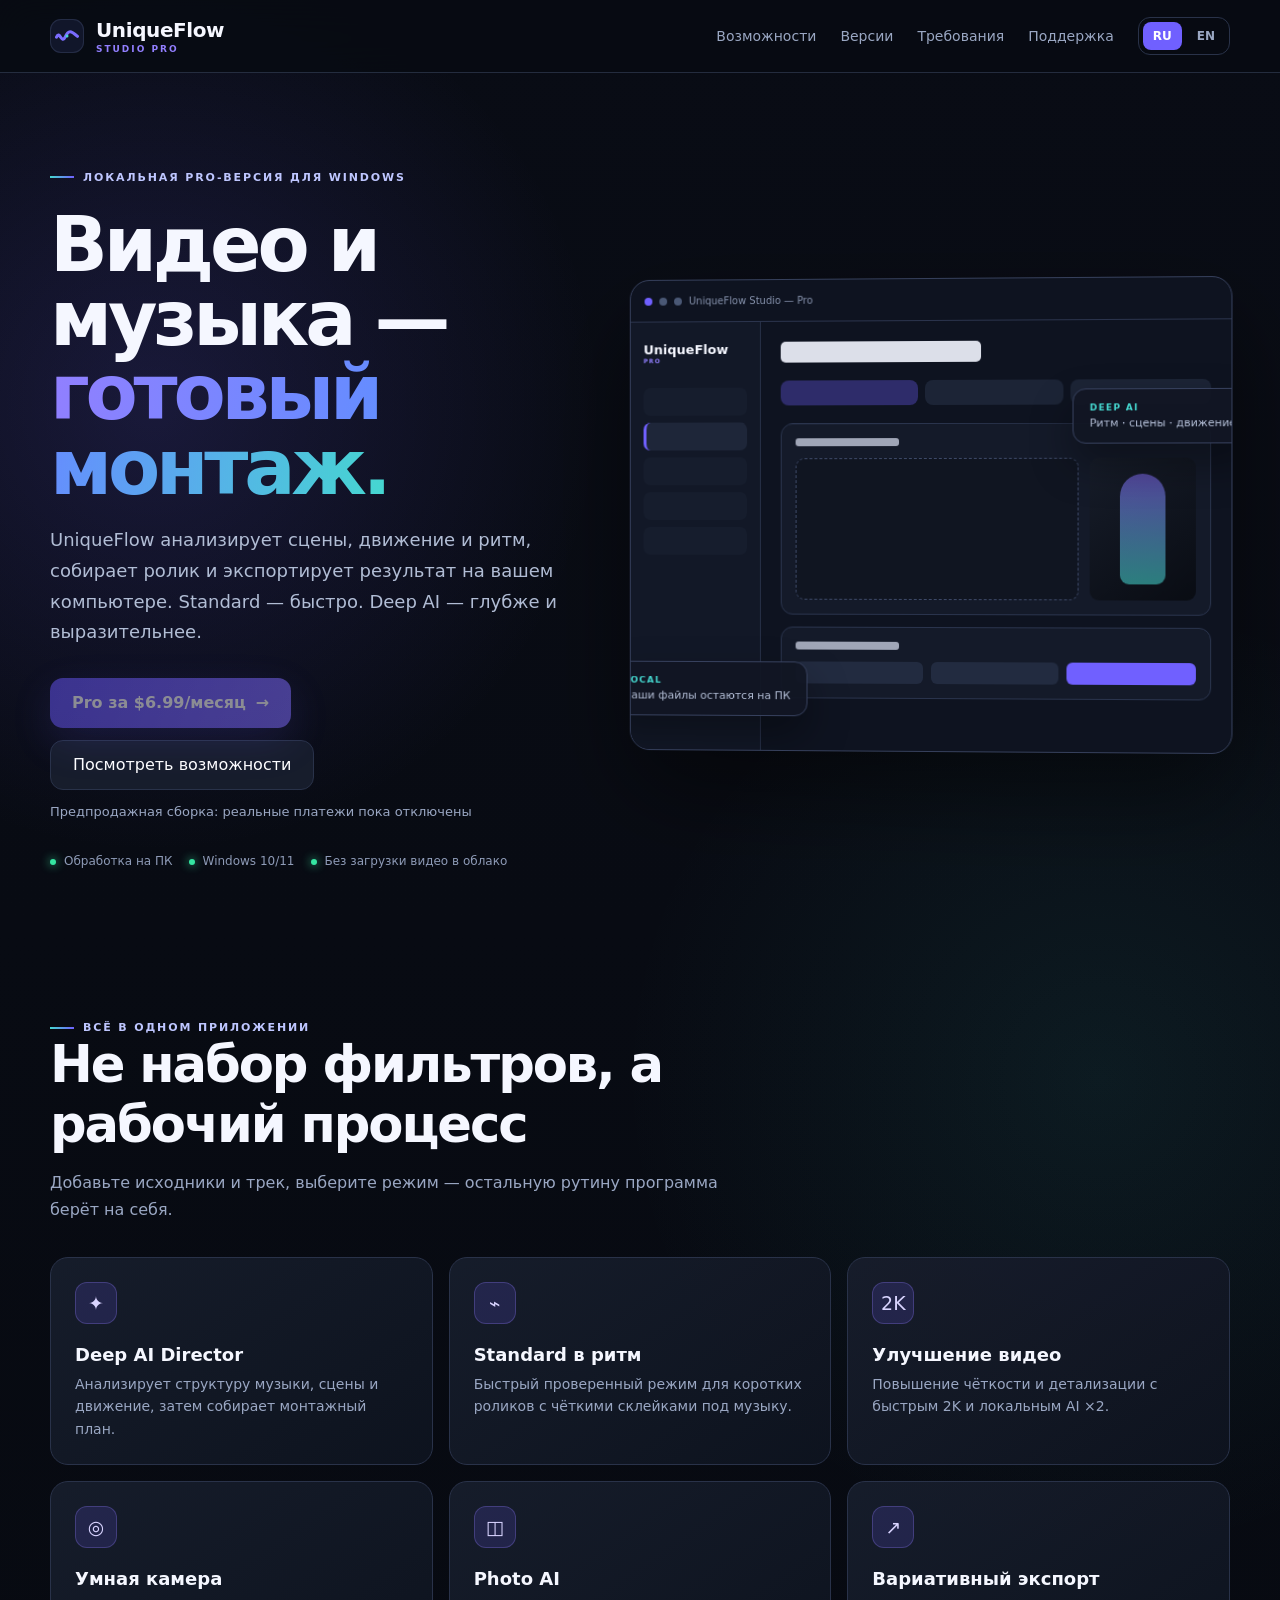
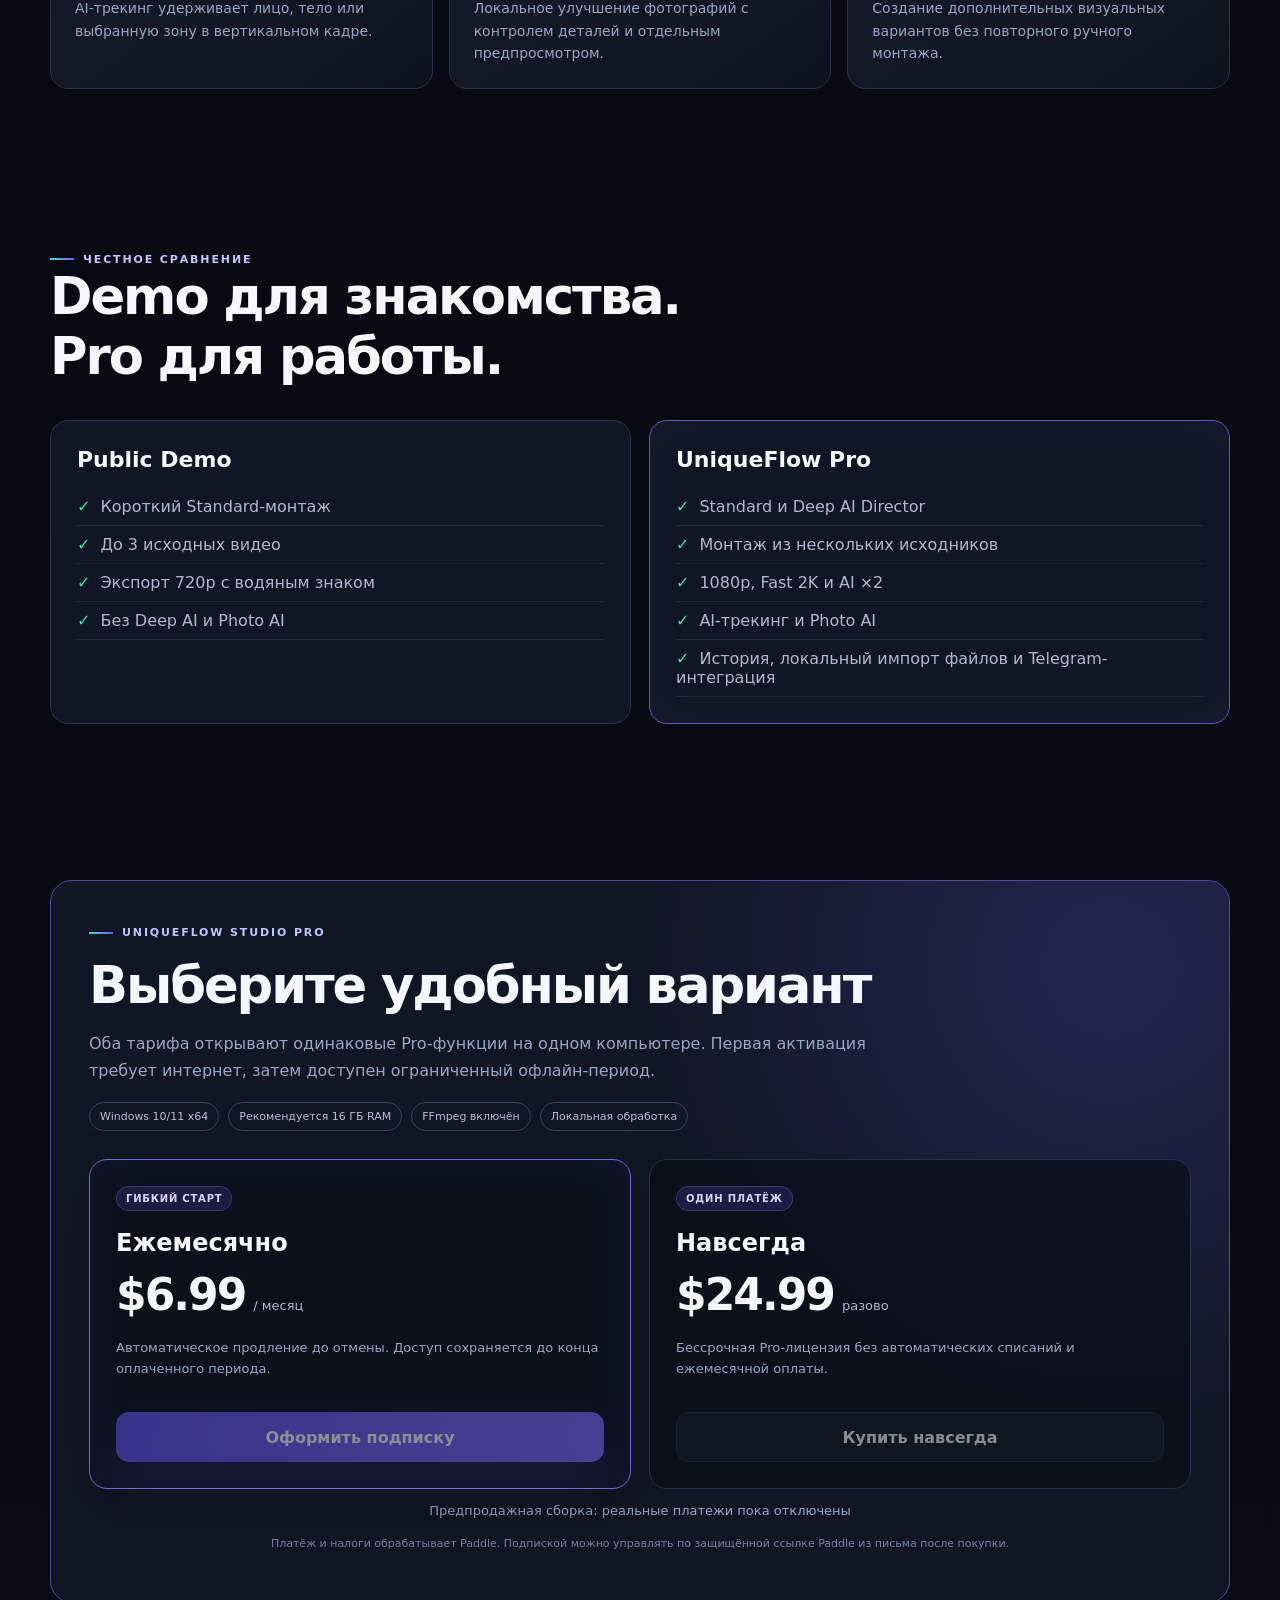
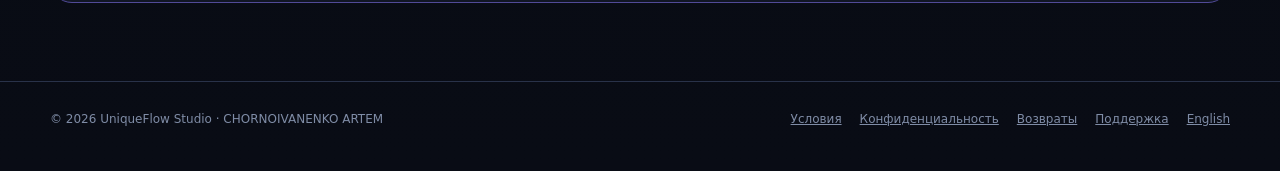
<file: index.html>
<!doctype html>
<html lang="ru">
<head>
  <meta charset="utf-8">
  <meta name="viewport" content="width=device-width, initial-scale=1">
  <meta name="description" content="UniqueFlow Studio — локальный AI-видеоредактор для Windows: автомонтаж, синхронизация с музыкой и улучшение качества.">
  <title>UniqueFlow Studio — профессиональный AI-монтаж на вашем ПК</title>
  <link rel="icon" href="assets/favicon.svg" type="image/svg+xml">
  <link rel="stylesheet" href="assets/site.css">
  <script defer src="assets/sales-config.js"></script>
  <script defer src="https://cdn.paddle.com/paddle/v2/paddle.js"></script>
  <script defer src="assets/checkout.js?v=20260815-1"></script>
</head>
<body>
  <header class="topbar">
    <div class="shell topbar-inner">
      <a class="brand" href="#top" aria-label="UniqueFlow Studio">
        <span class="brand-mark" aria-hidden="true"><svg viewBox="0 0 64 32"><path d="M4 19c8-20 14 20 23 0S42 1 60 17" fill="none" stroke="#7b6cff" stroke-width="8" stroke-linecap="round"/><circle cx="32" cy="16" r="4" fill="#45d8d0"/></svg></span>
        <span>UniqueFlow<small>STUDIO PRO</small></span>
      </a>
      <nav class="nav" aria-label="Основная навигация">
        <a href="#features">Возможности</a>
        <a href="#editions">Версии</a>
        <a href="#requirements">Требования</a>
        <a href="https://t.me/zloy_tomych" rel="noopener">Поддержка</a>
      </nav>
      <div class="language"><a class="active" href="./">RU</a><a href="en/">EN</a></div>
    </div>
  </header>

  <main id="top">
    <section class="hero">
      <div class="shell hero-grid">
        <div>
          <span class="eyebrow">Локальная Pro-версия для Windows</span>
          <h1>Видео и музыка — <span class="gradient">готовый монтаж.</span></h1>
          <p class="lead">UniqueFlow анализирует сцены, движение и ритм, собирает ролик и экспортирует результат на вашем компьютере. Standard — быстро. Deep AI — глубже и выразительнее.</p>
          <div class="hero-actions">
            <button class="button primary" type="button" data-buy-button data-plan="monthly">Pro за $6.99/месяц <span aria-hidden="true">→</span></button>
            <a class="button" href="#features">Посмотреть возможности</a>
          </div>
          <p class="checkout-state" data-checkout-state aria-live="polite">Проверяем доступность оплаты…</p>
          <div class="trust"><span>Обработка на ПК</span><span>Windows 10/11</span><span>Без загрузки видео в облако</span></div>
        </div>

        <div class="app-window" aria-label="Интерфейс UniqueFlow Studio">
          <div class="window-bar"><i class="dot"></i><i class="dot"></i><i class="dot"></i><span>UniqueFlow Studio — Pro</span></div>
          <div class="window-body">
            <aside class="mock-side"><div class="mock-logo">UniqueFlow<small>PRO</small></div><div class="mock-nav"></div><div class="mock-nav active"></div><div class="mock-nav"></div><div class="mock-nav"></div><div class="mock-nav"></div></aside>
            <div class="mock-main"><div class="mock-title"></div><div class="steps"><span class="step"></span><span class="step"></span><span class="step"></span></div><div class="mock-card"><div class="mock-card-label"></div><div class="mock-media"><div class="mock-drop"></div><div class="mock-preview"></div></div></div><div class="mock-card"><div class="mock-card-label"></div><div class="mock-controls"><span></span><span></span><span></span></div></div></div>
          </div>
          <div class="floating-note note-one"><strong>DEEP AI</strong>Ритм · сцены · движение</div>
          <div class="floating-note note-two"><strong>LOCAL</strong>Ваши файлы остаются на ПК</div>
        </div>
      </div>
    </section>

    <section class="section" id="features">
      <div class="shell">
        <div class="section-head"><span class="eyebrow">Всё в одном приложении</span><h2>Не набор фильтров, а рабочий процесс</h2><p>Добавьте исходники и трек, выберите режим — остальную рутину программа берёт на себя.</p></div>
        <div class="feature-grid">
          <article class="feature"><div class="icon">✦</div><h3>Deep AI Director</h3><p>Анализирует структуру музыки, сцены и движение, затем собирает монтажный план.</p></article>
          <article class="feature"><div class="icon">⌁</div><h3>Standard в ритм</h3><p>Быстрый проверенный режим для коротких роликов с чёткими склейками под музыку.</p></article>
          <article class="feature"><div class="icon">2K</div><h3>Улучшение видео</h3><p>Повышение чёткости и детализации с быстрым 2K и локальным AI ×2.</p></article>
          <article class="feature"><div class="icon">◎</div><h3>Умная камера</h3><p>AI-трекинг удерживает лицо, тело или выбранную зону в вертикальном кадре.</p></article>
          <article class="feature"><div class="icon">◫</div><h3>Photo AI</h3><p>Локальное улучшение фотографий с контролем деталей и отдельным предпросмотром.</p></article>
          <article class="feature"><div class="icon">↗</div><h3>Вариативный экспорт</h3><p>Создание дополнительных визуальных вариантов без повторного ручного монтажа.</p></article>
        </div>
      </div>
    </section>

    <section class="section" id="editions">
      <div class="shell">
        <div class="section-head"><span class="eyebrow">Честное сравнение</span><h2>Demo для знакомства. Pro для работы.</h2></div>
        <div class="comparison">
          <article class="compare-card"><h3>Public Demo</h3><ul><li>Короткий Standard-монтаж</li><li>До 3 исходных видео</li><li>Экспорт 720p с водяным знаком</li><li>Без Deep AI и Photo AI</li></ul></article>
          <article class="compare-card pro"><h3>UniqueFlow Pro</h3><ul><li>Standard и Deep AI Director</li><li>Монтаж из нескольких исходников</li><li>1080p, Fast 2K и AI ×2</li><li>AI-трекинг и Photo AI</li><li>История, локальный импорт файлов и Telegram-интеграция</li></ul></article>
        </div>
      </div>
    </section>

    <section class="section" id="requirements">
      <div class="shell pricing-card">
        <div class="pricing-intro"><span class="eyebrow">UniqueFlow Studio Pro</span><h2>Выберите удобный вариант</h2><p class="muted">Оба тарифа открывают одинаковые Pro-функции на одном компьютере. Первая активация требует интернет, затем доступен ограниченный офлайн-период.</p><div class="buy-meta"><span class="pill">Windows 10/11 x64</span><span class="pill">Рекомендуется 16 ГБ RAM</span><span class="pill">FFmpeg включён</span><span class="pill">Локальная обработка</span></div></div>
        <div class="plan-grid">
          <article class="plan-card featured"><span class="plan-label">Гибкий старт</span><h3>Ежемесячно</h3><p class="plan-price"><strong>$6.99</strong><span>/ месяц</span></p><p>Автоматическое продление до отмены. Доступ сохраняется до конца оплаченного периода.</p><button class="button primary" type="button" data-buy-button data-plan="monthly">Оформить подписку</button></article>
          <article class="plan-card"><span class="plan-label">Один платёж</span><h3>Навсегда</h3><p class="plan-price"><strong>$24.99</strong><span>разово</span></p><p>Бессрочная Pro-лицензия без автоматических списаний и ежемесячной оплаты.</p><button class="button" type="button" data-buy-button data-plan="lifetime">Купить навсегда</button></article>
        </div>
        <div class="pricing-footer"><p class="checkout-state" data-checkout-state aria-live="polite"></p><p class="fine">Платёж и налоги обрабатывает Paddle. Подпиской можно управлять по защищённой ссылке Paddle из письма после покупки.</p></div>
      </div>
    </section>
  </main>

  <footer><div class="shell footer-inner"><span>© 2026 UniqueFlow Studio · CHORNOIVANENKO ARTEM</span><div class="footer-links"><a href="terms/">Условия</a><a href="privacy/">Конфиденциальность</a><a href="refunds/">Возвраты</a><a href="https://t.me/zloy_tomych" rel="noopener">Поддержка</a><a href="en/">English</a></div></div></footer>
</body>
</html>
</file>
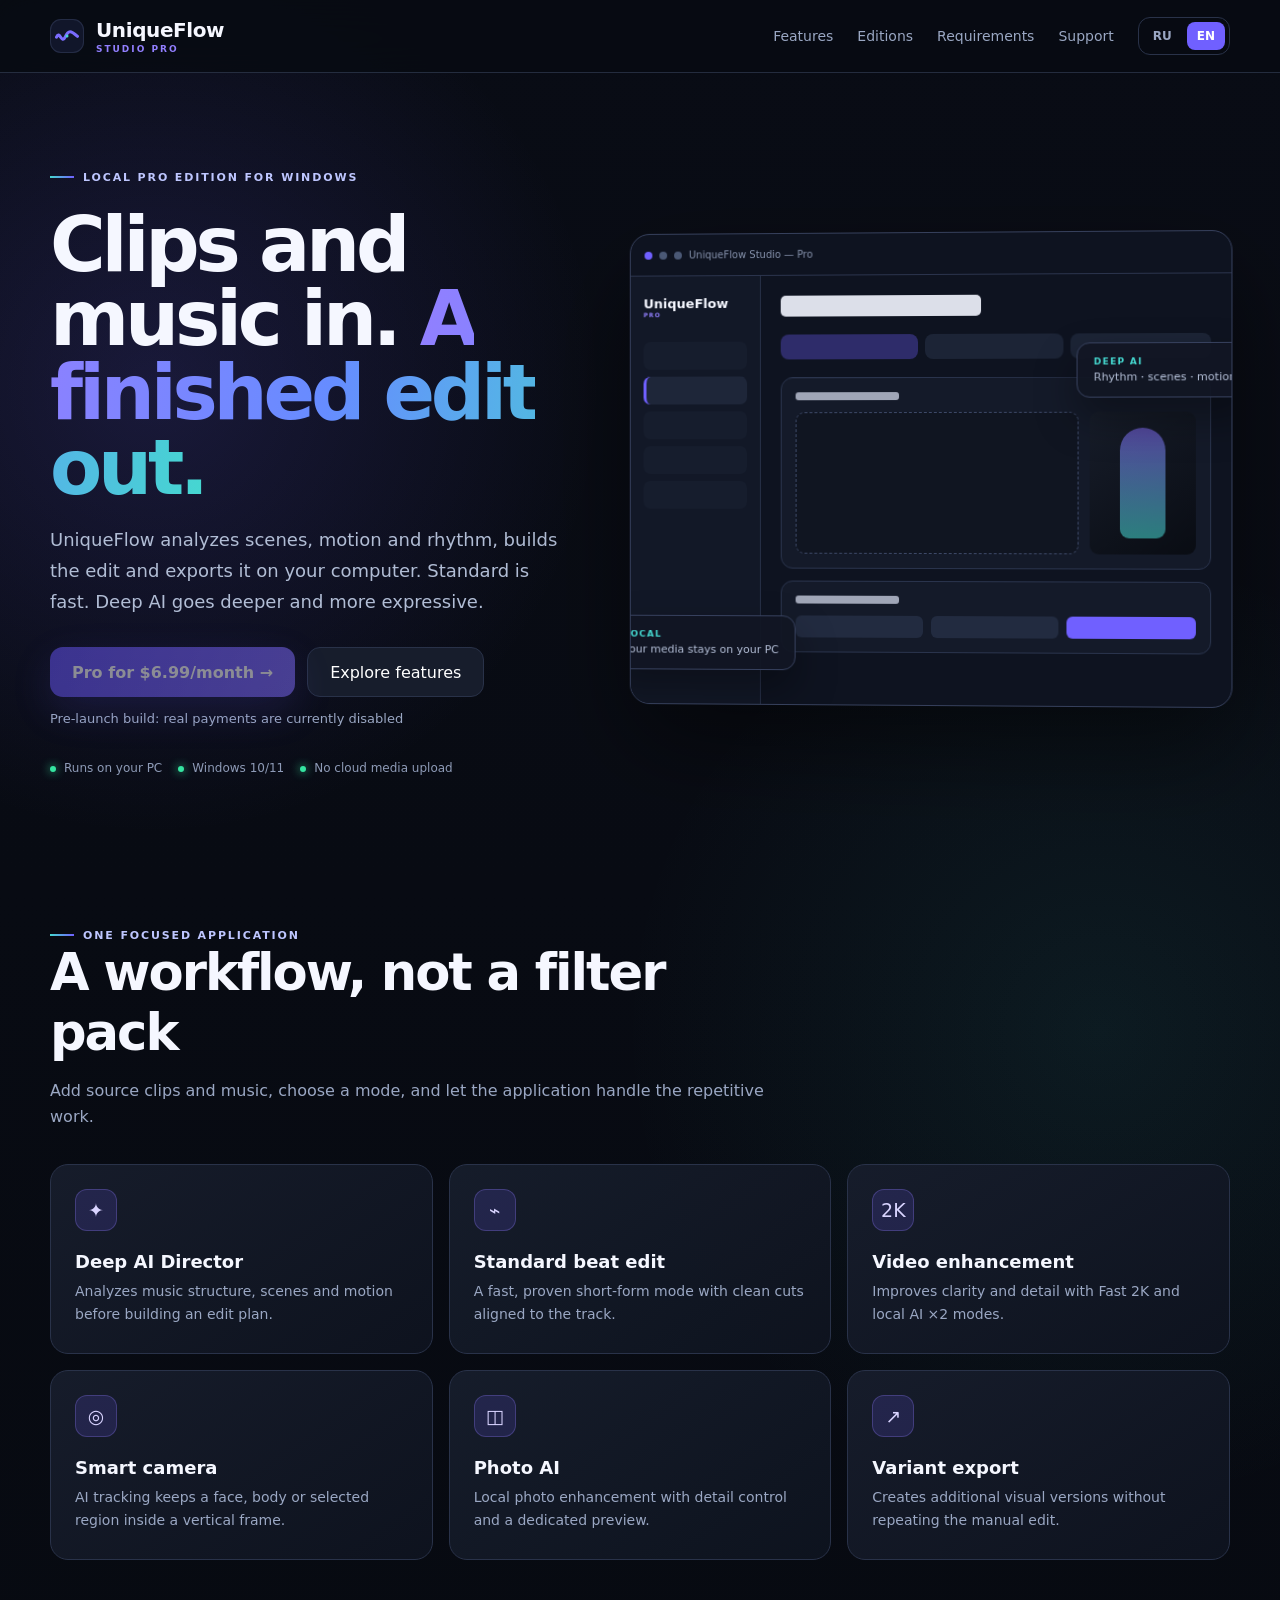
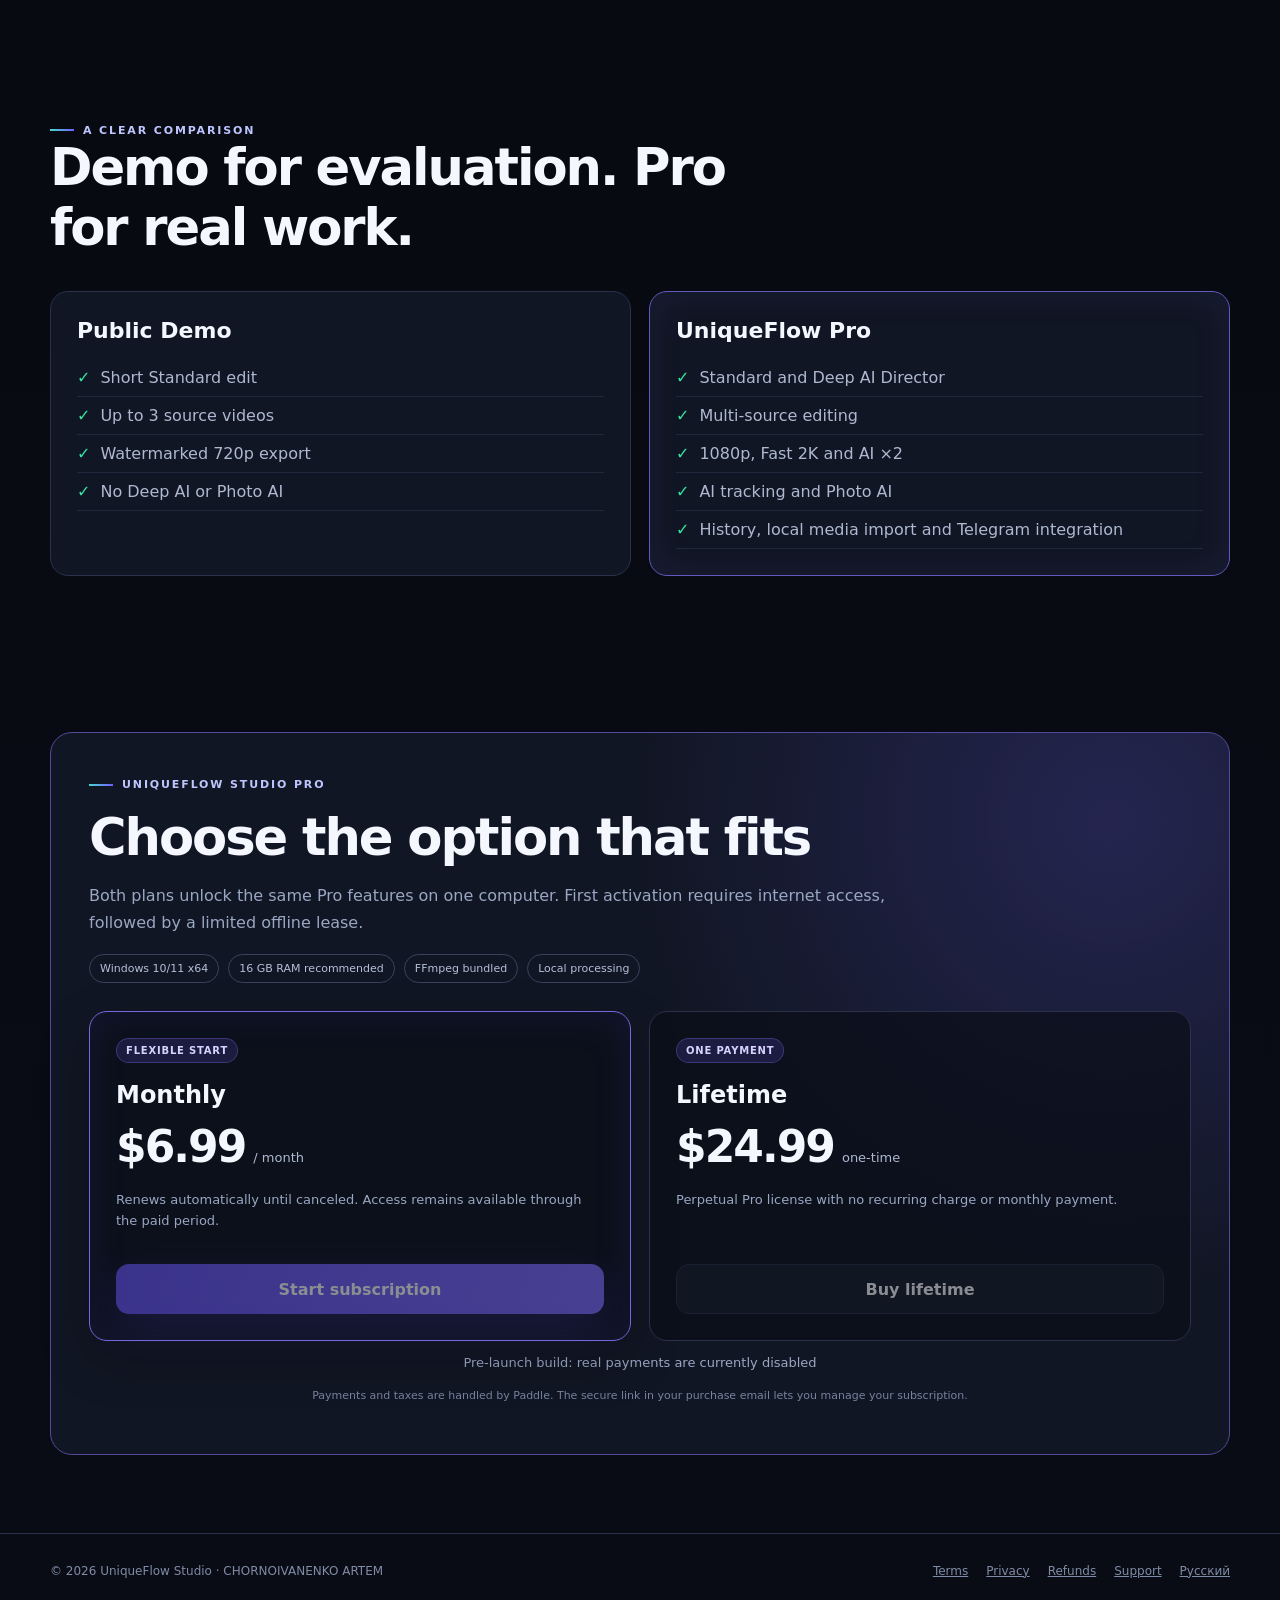
<file: en/index.html>
<!doctype html>
<html lang="en">
<head>
  <meta charset="utf-8">
  <meta name="viewport" content="width=device-width, initial-scale=1">
  <meta name="description" content="UniqueFlow Studio is a local AI video editor for Windows with automated editing, beat sync and quality enhancement.">
  <title>UniqueFlow Studio — professional AI editing on your PC</title>
  <link rel="icon" href="../assets/favicon.svg" type="image/svg+xml">
  <link rel="stylesheet" href="../assets/site.css">
  <script defer src="../assets/sales-config.js"></script>
  <script defer src="https://cdn.paddle.com/paddle/v2/paddle.js"></script>
  <script defer src="../assets/checkout.js?v=20260815-1"></script>
</head>
<body>
  <header class="topbar"><div class="shell topbar-inner"><a class="brand" href="#top"><span class="brand-mark"><svg viewBox="0 0 64 32"><path d="M4 19c8-20 14 20 23 0S42 1 60 17" fill="none" stroke="#7b6cff" stroke-width="8" stroke-linecap="round"/><circle cx="32" cy="16" r="4" fill="#45d8d0"/></svg></span><span>UniqueFlow<small>STUDIO PRO</small></span></a><nav class="nav"><a href="#features">Features</a><a href="#editions">Editions</a><a href="#requirements">Requirements</a><a href="https://t.me/zloy_tomych" rel="noopener">Support</a></nav><div class="language"><a href="../">RU</a><a class="active" href="./">EN</a></div></div></header>
  <main id="top">
    <section class="hero"><div class="shell hero-grid"><div><span class="eyebrow">Local Pro edition for Windows</span><h1>Clips and music in. <span class="gradient">A finished edit out.</span></h1><p class="lead">UniqueFlow analyzes scenes, motion and rhythm, builds the edit and exports it on your computer. Standard is fast. Deep AI goes deeper and more expressive.</p><div class="hero-actions"><button class="button primary" type="button" data-buy-button data-plan="monthly">Pro for $6.99/month →</button><a class="button" href="#features">Explore features</a></div><p class="checkout-state" data-checkout-state aria-live="polite">Checking checkout availability…</p><div class="trust"><span>Runs on your PC</span><span>Windows 10/11</span><span>No cloud media upload</span></div></div>
      <div class="app-window"><div class="window-bar"><i class="dot"></i><i class="dot"></i><i class="dot"></i><span>UniqueFlow Studio — Pro</span></div><div class="window-body"><aside class="mock-side"><div class="mock-logo">UniqueFlow<small>PRO</small></div><div class="mock-nav"></div><div class="mock-nav active"></div><div class="mock-nav"></div><div class="mock-nav"></div><div class="mock-nav"></div></aside><div class="mock-main"><div class="mock-title"></div><div class="steps"><span class="step"></span><span class="step"></span><span class="step"></span></div><div class="mock-card"><div class="mock-card-label"></div><div class="mock-media"><div class="mock-drop"></div><div class="mock-preview"></div></div></div><div class="mock-card"><div class="mock-card-label"></div><div class="mock-controls"><span></span><span></span><span></span></div></div></div></div><div class="floating-note note-one"><strong>DEEP AI</strong>Rhythm · scenes · motion</div><div class="floating-note note-two"><strong>LOCAL</strong>Your media stays on your PC</div></div>
    </div></section>
    <section class="section" id="features"><div class="shell"><div class="section-head"><span class="eyebrow">One focused application</span><h2>A workflow, not a filter pack</h2><p>Add source clips and music, choose a mode, and let the application handle the repetitive work.</p></div><div class="feature-grid"><article class="feature"><div class="icon">✦</div><h3>Deep AI Director</h3><p>Analyzes music structure, scenes and motion before building an edit plan.</p></article><article class="feature"><div class="icon">⌁</div><h3>Standard beat edit</h3><p>A fast, proven short-form mode with clean cuts aligned to the track.</p></article><article class="feature"><div class="icon">2K</div><h3>Video enhancement</h3><p>Improves clarity and detail with Fast 2K and local AI ×2 modes.</p></article><article class="feature"><div class="icon">◎</div><h3>Smart camera</h3><p>AI tracking keeps a face, body or selected region inside a vertical frame.</p></article><article class="feature"><div class="icon">◫</div><h3>Photo AI</h3><p>Local photo enhancement with detail control and a dedicated preview.</p></article><article class="feature"><div class="icon">↗</div><h3>Variant export</h3><p>Creates additional visual versions without repeating the manual edit.</p></article></div></div></section>
    <section class="section" id="editions"><div class="shell"><div class="section-head"><span class="eyebrow">A clear comparison</span><h2>Demo for evaluation. Pro for real work.</h2></div><div class="comparison"><article class="compare-card"><h3>Public Demo</h3><ul><li>Short Standard edit</li><li>Up to 3 source videos</li><li>Watermarked 720p export</li><li>No Deep AI or Photo AI</li></ul></article><article class="compare-card pro"><h3>UniqueFlow Pro</h3><ul><li>Standard and Deep AI Director</li><li>Multi-source editing</li><li>1080p, Fast 2K and AI ×2</li><li>AI tracking and Photo AI</li><li>History, local media import and Telegram integration</li></ul></article></div></div></section>
    <section class="section" id="requirements"><div class="shell pricing-card"><div class="pricing-intro"><span class="eyebrow">UniqueFlow Studio Pro</span><h2>Choose the option that fits</h2><p class="muted">Both plans unlock the same Pro features on one computer. First activation requires internet access, followed by a limited offline lease.</p><div class="buy-meta"><span class="pill">Windows 10/11 x64</span><span class="pill">16 GB RAM recommended</span><span class="pill">FFmpeg bundled</span><span class="pill">Local processing</span></div></div><div class="plan-grid"><article class="plan-card featured"><span class="plan-label">Flexible start</span><h3>Monthly</h3><p class="plan-price"><strong>$6.99</strong><span>/ month</span></p><p>Renews automatically until canceled. Access remains available through the paid period.</p><button class="button primary" type="button" data-buy-button data-plan="monthly">Start subscription</button></article><article class="plan-card"><span class="plan-label">One payment</span><h3>Lifetime</h3><p class="plan-price"><strong>$24.99</strong><span>one-time</span></p><p>Perpetual Pro license with no recurring charge or monthly payment.</p><button class="button" type="button" data-buy-button data-plan="lifetime">Buy lifetime</button></article></div><div class="pricing-footer"><p class="checkout-state" data-checkout-state aria-live="polite"></p><p class="fine">Payments and taxes are handled by Paddle. The secure link in your purchase email lets you manage your subscription.</p></div></div></section>
  </main>
  <footer><div class="shell footer-inner"><span>© 2026 UniqueFlow Studio · CHORNOIVANENKO ARTEM</span><div class="footer-links"><a href="terms/">Terms</a><a href="privacy/">Privacy</a><a href="refunds/">Refunds</a><a href="https://t.me/zloy_tomych" rel="noopener">Support</a><a href="../">Русский</a></div></div></footer>
</body>
</html>
</file>
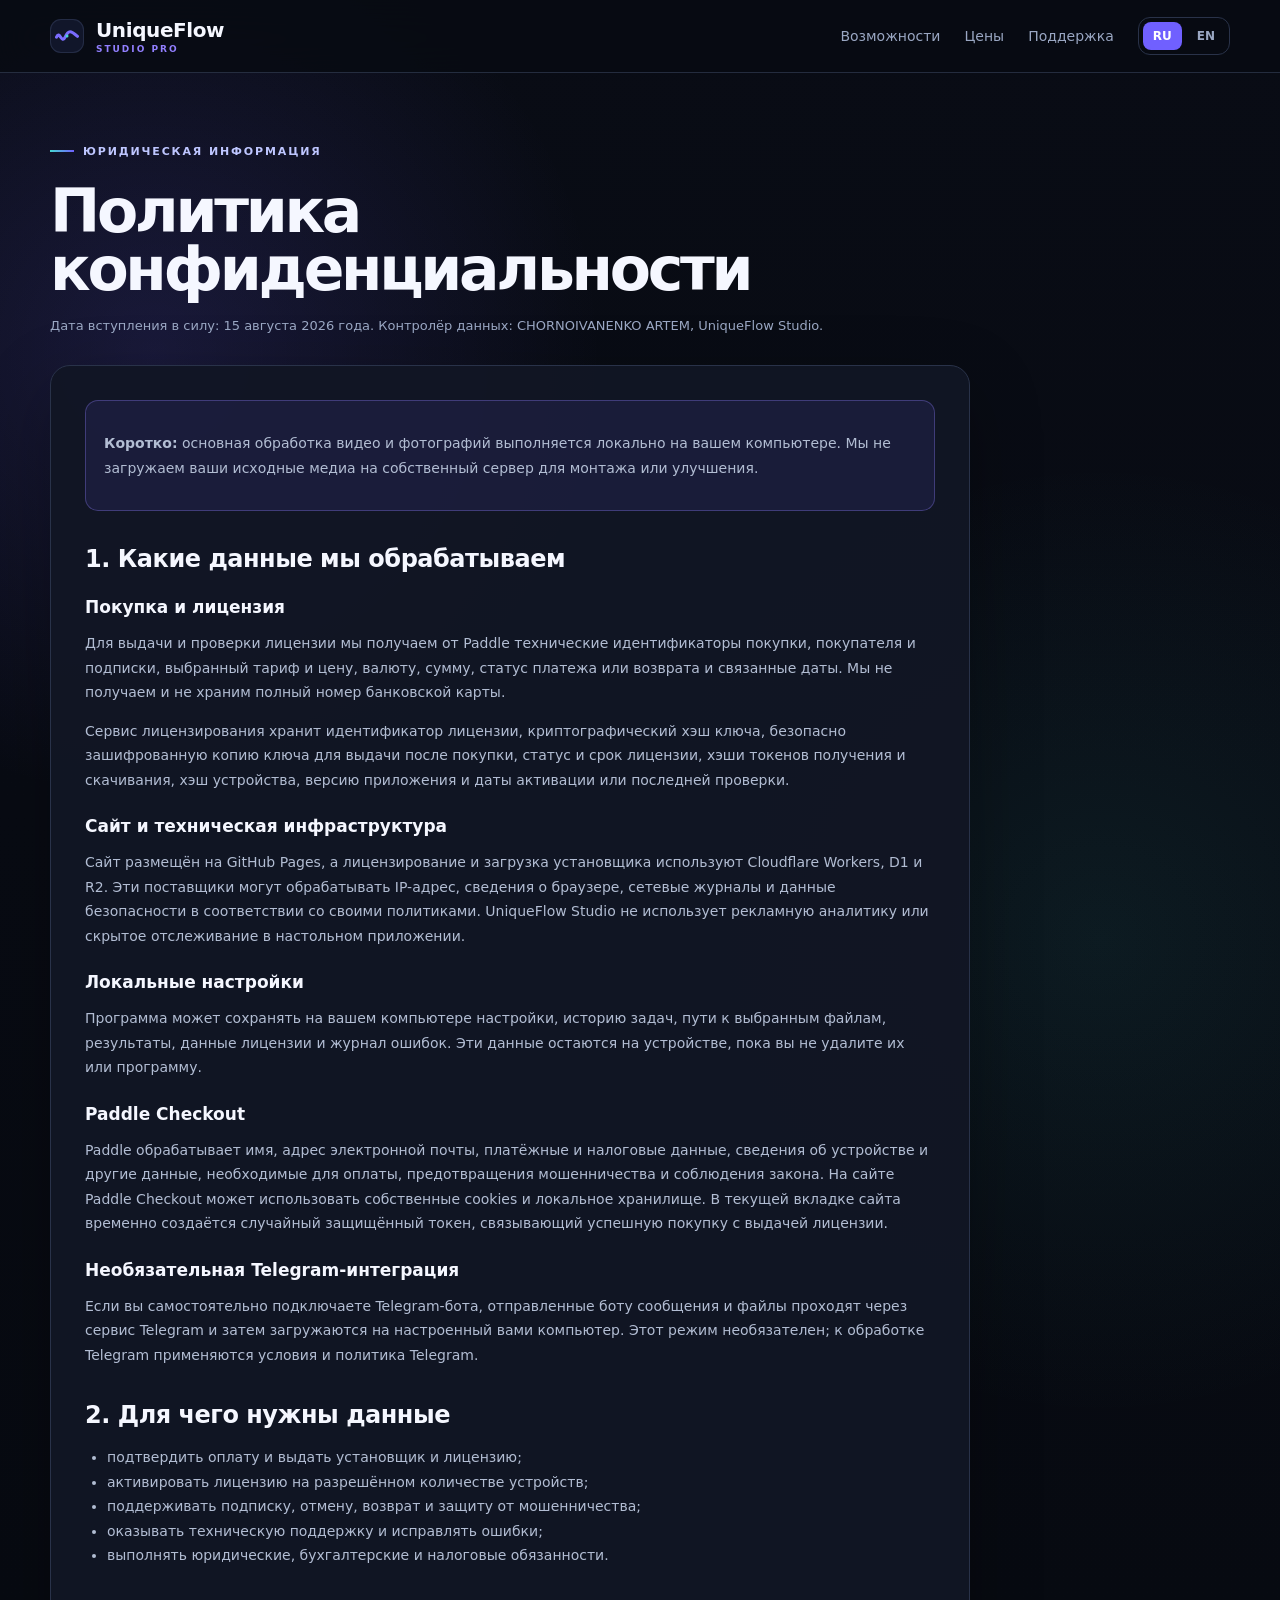
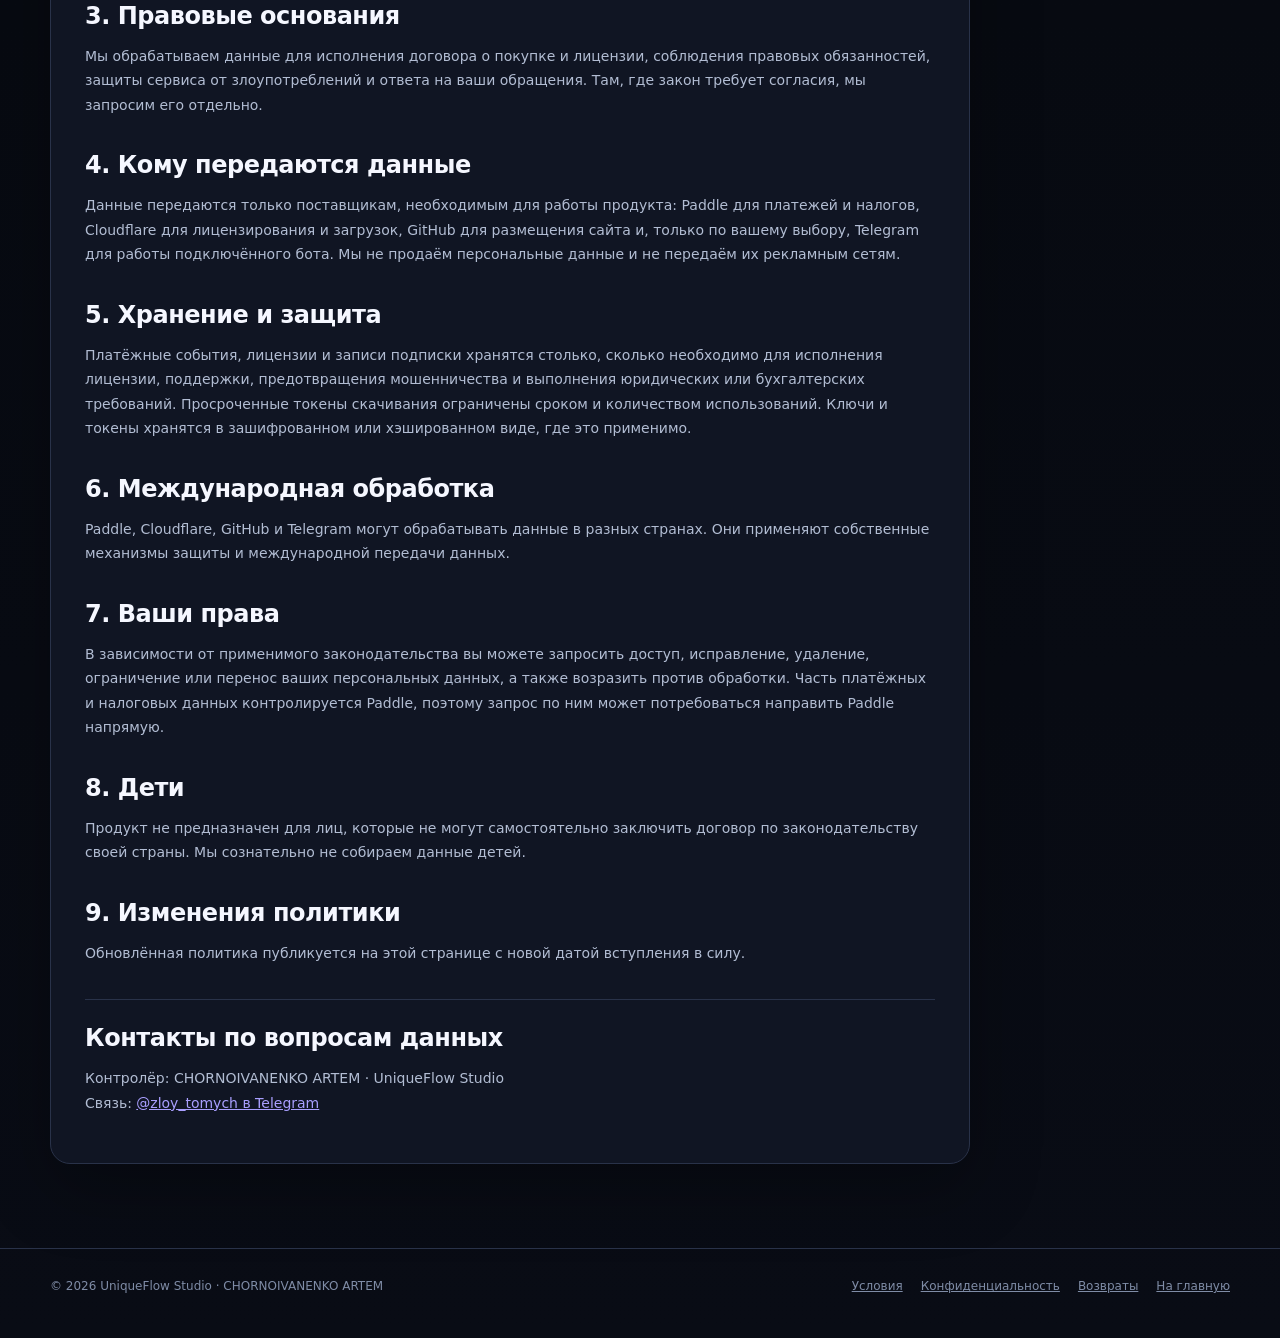
<file: privacy/index.html>
<!doctype html>
<html lang="ru">
<head>
  <meta charset="utf-8">
  <meta name="viewport" content="width=device-width, initial-scale=1">
  <meta name="description" content="Политика конфиденциальности UniqueFlow Studio.">
  <title>Политика конфиденциальности — UniqueFlow Studio</title>
  <link rel="icon" href="../assets/favicon.svg" type="image/svg+xml">
  <link rel="stylesheet" href="../assets/site.css">
</head>
<body>
  <header class="topbar"><div class="shell topbar-inner"><a class="brand" href="../"><span class="brand-mark" aria-hidden="true"><svg viewBox="0 0 64 32"><path d="M4 19c8-20 14 20 23 0S42 1 60 17" fill="none" stroke="#7b6cff" stroke-width="8" stroke-linecap="round"/><circle cx="32" cy="16" r="4" fill="#45d8d0"/></svg></span><span>UniqueFlow<small>STUDIO PRO</small></span></a><nav class="nav"><a href="../#features">Возможности</a><a href="../#requirements">Цены</a><a href="https://t.me/zloy_tomych" rel="noopener">Поддержка</a></nav><div class="language"><a class="active" href="./">RU</a><a href="../en/privacy/">EN</a></div></div></header>
  <main class="legal-main"><div class="shell">
    <div class="legal-hero"><span class="eyebrow">Юридическая информация</span><h1>Политика конфиденциальности</h1><p class="legal-meta">Дата вступления в силу: 15 августа 2026 года. Контролёр данных: CHORNOIVANENKO ARTEM, UniqueFlow Studio.</p></div>
    <article class="legal-card">
      <div class="legal-note"><p><strong>Коротко:</strong> основная обработка видео и фотографий выполняется локально на вашем компьютере. Мы не загружаем ваши исходные медиа на собственный сервер для монтажа или улучшения.</p></div>

      <h2>1. Какие данные мы обрабатываем</h2>
      <h3>Покупка и лицензия</h3>
      <p>Для выдачи и проверки лицензии мы получаем от Paddle технические идентификаторы покупки, покупателя и подписки, выбранный тариф и цену, валюту, сумму, статус платежа или возврата и связанные даты. Мы не получаем и не храним полный номер банковской карты.</p>
      <p>Сервис лицензирования хранит идентификатор лицензии, криптографический хэш ключа, безопасно зашифрованную копию ключа для выдачи после покупки, статус и срок лицензии, хэши токенов получения и скачивания, хэш устройства, версию приложения и даты активации или последней проверки.</p>

      <h3>Сайт и техническая инфраструктура</h3>
      <p>Сайт размещён на GitHub Pages, а лицензирование и загрузка установщика используют Cloudflare Workers, D1 и R2. Эти поставщики могут обрабатывать IP-адрес, сведения о браузере, сетевые журналы и данные безопасности в соответствии со своими политиками. UniqueFlow Studio не использует рекламную аналитику или скрытое отслеживание в настольном приложении.</p>

      <h3>Локальные настройки</h3>
      <p>Программа может сохранять на вашем компьютере настройки, историю задач, пути к выбранным файлам, результаты, данные лицензии и журнал ошибок. Эти данные остаются на устройстве, пока вы не удалите их или программу.</p>

      <h3>Paddle Checkout</h3>
      <p>Paddle обрабатывает имя, адрес электронной почты, платёжные и налоговые данные, сведения об устройстве и другие данные, необходимые для оплаты, предотвращения мошенничества и соблюдения закона. На сайте Paddle Checkout может использовать собственные cookies и локальное хранилище. В текущей вкладке сайта временно создаётся случайный защищённый токен, связывающий успешную покупку с выдачей лицензии.</p>

      <h3>Необязательная Telegram-интеграция</h3>
      <p>Если вы самостоятельно подключаете Telegram-бота, отправленные боту сообщения и файлы проходят через сервис Telegram и затем загружаются на настроенный вами компьютер. Этот режим необязателен; к обработке Telegram применяются условия и политика Telegram.</p>

      <h2>2. Для чего нужны данные</h2>
      <ul>
        <li>подтвердить оплату и выдать установщик и лицензию;</li>
        <li>активировать лицензию на разрешённом количестве устройств;</li>
        <li>поддерживать подписку, отмену, возврат и защиту от мошенничества;</li>
        <li>оказывать техническую поддержку и исправлять ошибки;</li>
        <li>выполнять юридические, бухгалтерские и налоговые обязанности.</li>
      </ul>

      <h2>3. Правовые основания</h2>
      <p>Мы обрабатываем данные для исполнения договора о покупке и лицензии, соблюдения правовых обязанностей, защиты сервиса от злоупотреблений и ответа на ваши обращения. Там, где закон требует согласия, мы запросим его отдельно.</p>

      <h2>4. Кому передаются данные</h2>
      <p>Данные передаются только поставщикам, необходимым для работы продукта: Paddle для платежей и налогов, Cloudflare для лицензирования и загрузок, GitHub для размещения сайта и, только по вашему выбору, Telegram для работы подключённого бота. Мы не продаём персональные данные и не передаём их рекламным сетям.</p>

      <h2>5. Хранение и защита</h2>
      <p>Платёжные события, лицензии и записи подписки хранятся столько, сколько необходимо для исполнения лицензии, поддержки, предотвращения мошенничества и выполнения юридических или бухгалтерских требований. Просроченные токены скачивания ограничены сроком и количеством использований. Ключи и токены хранятся в зашифрованном или хэшированном виде, где это применимо.</p>

      <h2>6. Международная обработка</h2>
      <p>Paddle, Cloudflare, GitHub и Telegram могут обрабатывать данные в разных странах. Они применяют собственные механизмы защиты и международной передачи данных.</p>

      <h2>7. Ваши права</h2>
      <p>В зависимости от применимого законодательства вы можете запросить доступ, исправление, удаление, ограничение или перенос ваших персональных данных, а также возразить против обработки. Часть платёжных и налоговых данных контролируется Paddle, поэтому запрос по ним может потребоваться направить Paddle напрямую.</p>

      <h2>8. Дети</h2>
      <p>Продукт не предназначен для лиц, которые не могут самостоятельно заключить договор по законодательству своей страны. Мы сознательно не собираем данные детей.</p>

      <h2>9. Изменения политики</h2>
      <p>Обновлённая политика публикуется на этой странице с новой датой вступления в силу.</p>

      <div class="legal-contact"><h2>Контакты по вопросам данных</h2><p>Контролёр: CHORNOIVANENKO ARTEM · UniqueFlow Studio<br>Связь: <a href="https://t.me/zloy_tomych" rel="noopener">@zloy_tomych в Telegram</a></p></div>
    </article>
  </div></main>
  <footer><div class="shell footer-inner"><span>© 2026 UniqueFlow Studio · CHORNOIVANENKO ARTEM</span><div class="footer-links"><a href="../terms/">Условия</a><a href="./">Конфиденциальность</a><a href="../refunds/">Возвраты</a><a href="../">На главную</a></div></div></footer>
</body>
</html>
</file>
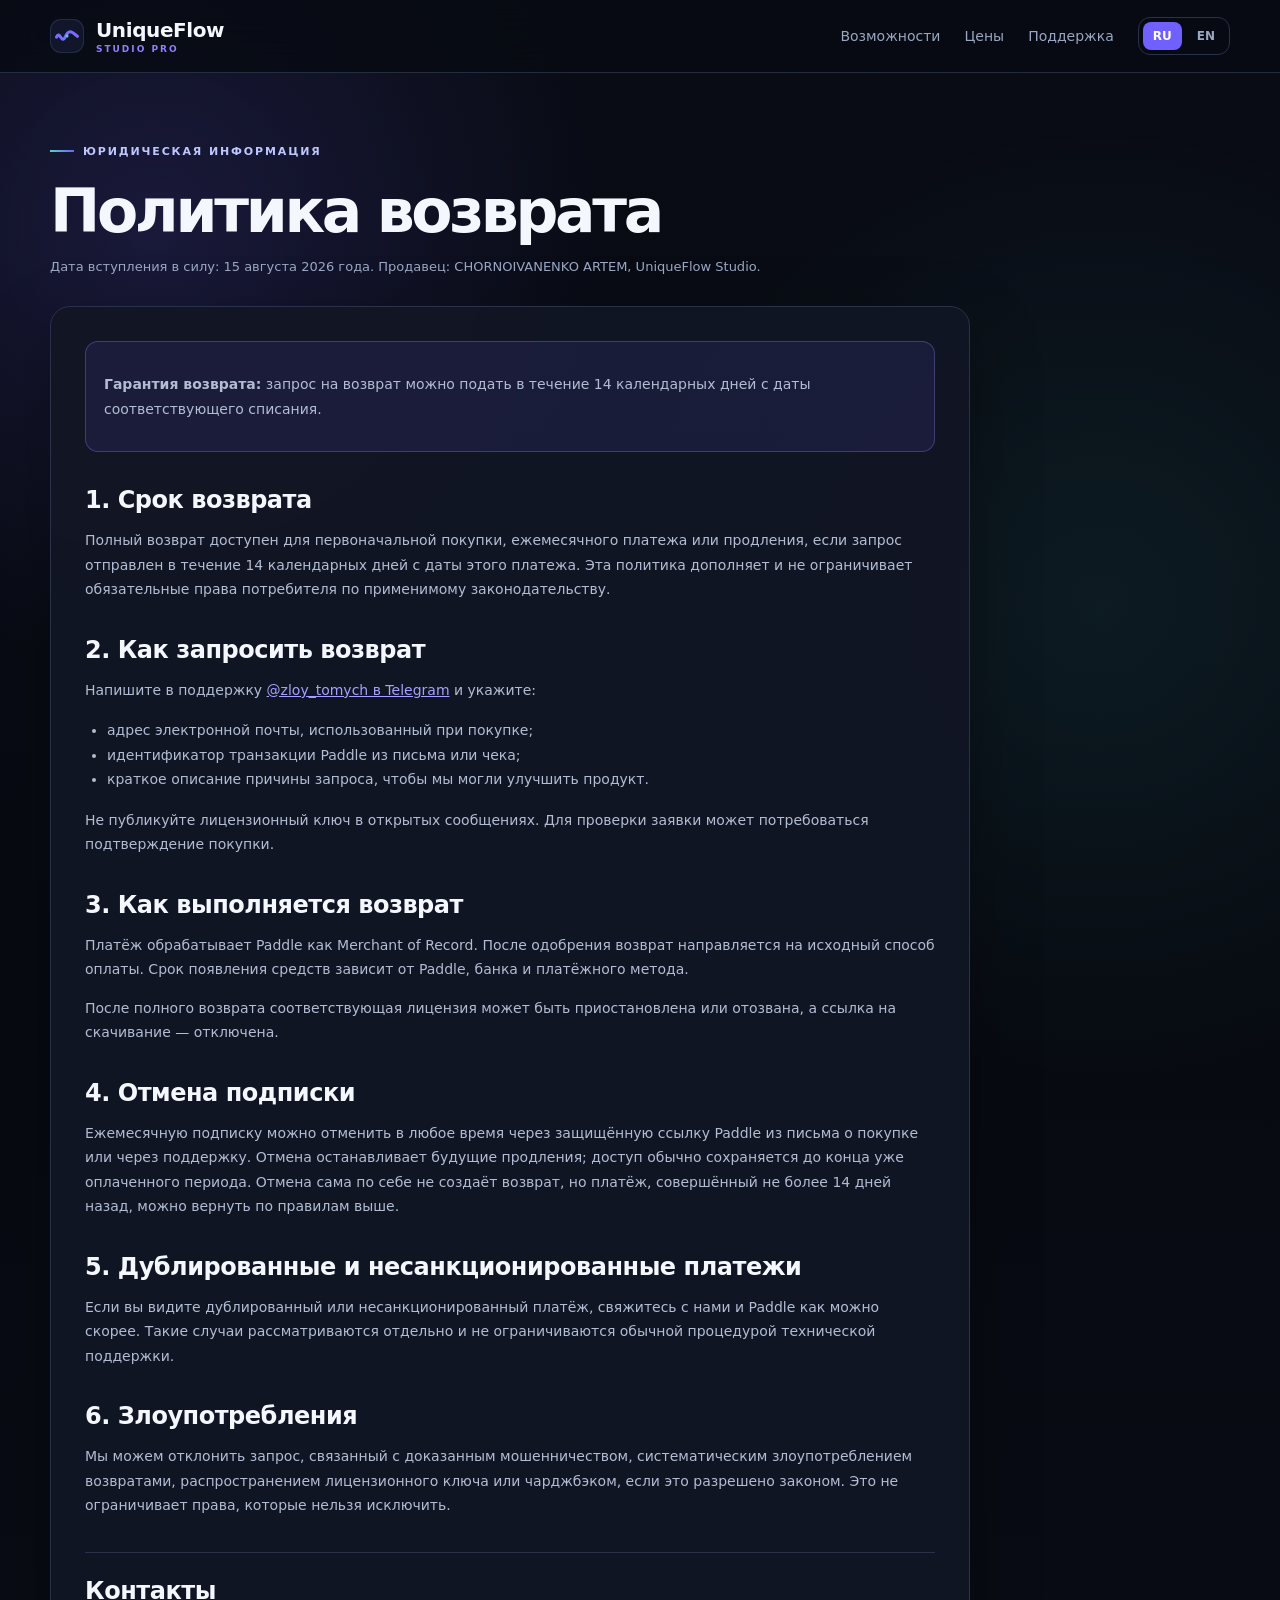
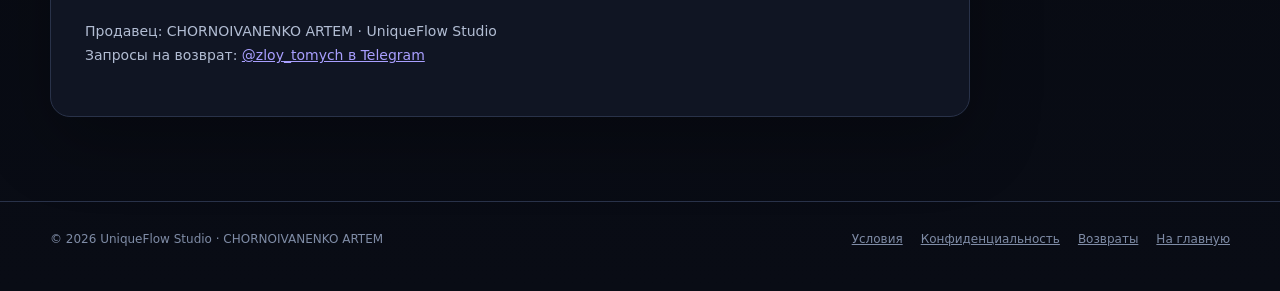
<file: refunds/index.html>
<!doctype html>
<html lang="ru">
<head>
  <meta charset="utf-8">
  <meta name="viewport" content="width=device-width, initial-scale=1">
  <meta name="description" content="Политика возврата UniqueFlow Studio — возврат в течение 14 дней.">
  <title>Политика возврата — UniqueFlow Studio</title>
  <link rel="icon" href="../assets/favicon.svg" type="image/svg+xml">
  <link rel="stylesheet" href="../assets/site.css">
</head>
<body>
  <header class="topbar"><div class="shell topbar-inner"><a class="brand" href="../"><span class="brand-mark" aria-hidden="true"><svg viewBox="0 0 64 32"><path d="M4 19c8-20 14 20 23 0S42 1 60 17" fill="none" stroke="#7b6cff" stroke-width="8" stroke-linecap="round"/><circle cx="32" cy="16" r="4" fill="#45d8d0"/></svg></span><span>UniqueFlow<small>STUDIO PRO</small></span></a><nav class="nav"><a href="../#features">Возможности</a><a href="../#requirements">Цены</a><a href="https://t.me/zloy_tomych" rel="noopener">Поддержка</a></nav><div class="language"><a class="active" href="./">RU</a><a href="../en/refunds/">EN</a></div></div></header>
  <main class="legal-main"><div class="shell">
    <div class="legal-hero"><span class="eyebrow">Юридическая информация</span><h1>Политика возврата</h1><p class="legal-meta">Дата вступления в силу: 15 августа 2026 года. Продавец: CHORNOIVANENKO ARTEM, UniqueFlow Studio.</p></div>
    <article class="legal-card">
      <div class="legal-note"><p><strong>Гарантия возврата:</strong> запрос на возврат можно подать в течение 14 календарных дней с даты соответствующего списания.</p></div>

      <h2>1. Срок возврата</h2>
      <p>Полный возврат доступен для первоначальной покупки, ежемесячного платежа или продления, если запрос отправлен в течение 14 календарных дней с даты этого платежа. Эта политика дополняет и не ограничивает обязательные права потребителя по применимому законодательству.</p>

      <h2>2. Как запросить возврат</h2>
      <p>Напишите в поддержку <a href="https://t.me/zloy_tomych" rel="noopener">@zloy_tomych в Telegram</a> и укажите:</p>
      <ul>
        <li>адрес электронной почты, использованный при покупке;</li>
        <li>идентификатор транзакции Paddle из письма или чека;</li>
        <li>краткое описание причины запроса, чтобы мы могли улучшить продукт.</li>
      </ul>
      <p>Не публикуйте лицензионный ключ в открытых сообщениях. Для проверки заявки может потребоваться подтверждение покупки.</p>

      <h2>3. Как выполняется возврат</h2>
      <p>Платёж обрабатывает Paddle как Merchant of Record. После одобрения возврат направляется на исходный способ оплаты. Срок появления средств зависит от Paddle, банка и платёжного метода.</p>
      <p>После полного возврата соответствующая лицензия может быть приостановлена или отозвана, а ссылка на скачивание — отключена.</p>

      <h2>4. Отмена подписки</h2>
      <p>Ежемесячную подписку можно отменить в любое время через защищённую ссылку Paddle из письма о покупке или через поддержку. Отмена останавливает будущие продления; доступ обычно сохраняется до конца уже оплаченного периода. Отмена сама по себе не создаёт возврат, но платёж, совершённый не более 14 дней назад, можно вернуть по правилам выше.</p>

      <h2>5. Дублированные и несанкционированные платежи</h2>
      <p>Если вы видите дублированный или несанкционированный платёж, свяжитесь с нами и Paddle как можно скорее. Такие случаи рассматриваются отдельно и не ограничиваются обычной процедурой технической поддержки.</p>

      <h2>6. Злоупотребления</h2>
      <p>Мы можем отклонить запрос, связанный с доказанным мошенничеством, систематическим злоупотреблением возвратами, распространением лицензионного ключа или чарджбэком, если это разрешено законом. Это не ограничивает права, которые нельзя исключить.</p>

      <div class="legal-contact"><h2>Контакты</h2><p>Продавец: CHORNOIVANENKO ARTEM · UniqueFlow Studio<br>Запросы на возврат: <a href="https://t.me/zloy_tomych" rel="noopener">@zloy_tomych в Telegram</a></p></div>
    </article>
  </div></main>
  <footer><div class="shell footer-inner"><span>© 2026 UniqueFlow Studio · CHORNOIVANENKO ARTEM</span><div class="footer-links"><a href="../terms/">Условия</a><a href="../privacy/">Конфиденциальность</a><a href="./">Возвраты</a><a href="../">На главную</a></div></div></footer>
</body>
</html>
</file>
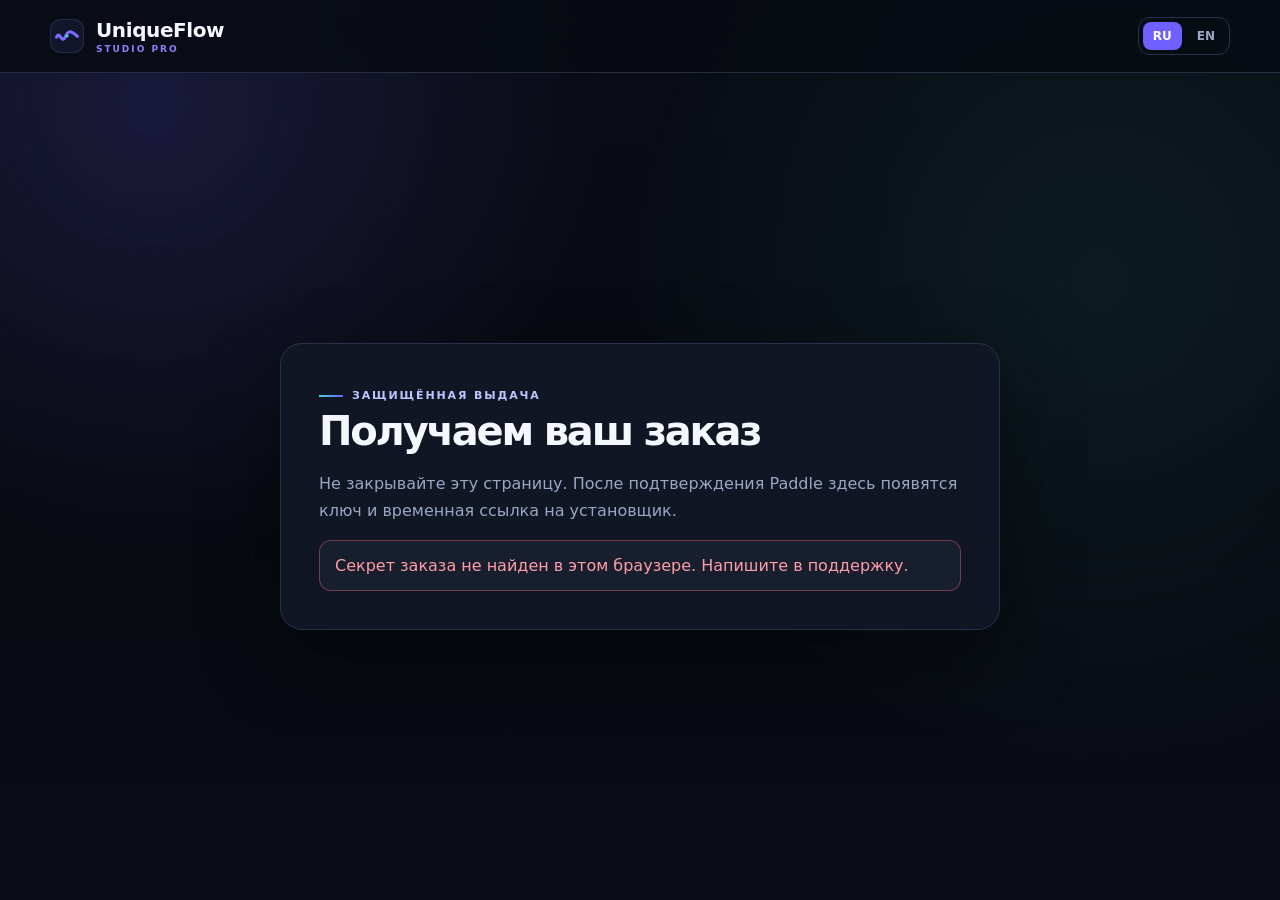
<file: success/index.html>
<!doctype html>
<html lang="ru">
<head>
  <meta charset="utf-8">
  <meta name="viewport" content="width=device-width, initial-scale=1">
  <meta name="robots" content="noindex,nofollow">
  <title>Ваш заказ — UniqueFlow Studio</title>
  <link rel="icon" href="../assets/favicon.svg" type="image/svg+xml">
  <link rel="stylesheet" href="../assets/site.css">
  <script defer src="../assets/sales-config.js"></script>
  <script defer src="../assets/claim.js?v=20260815-1"></script>
</head>
<body>
  <header class="topbar"><div class="shell topbar-inner"><a class="brand" href="../"><span class="brand-mark"><svg viewBox="0 0 64 32"><path d="M4 19c8-20 14 20 23 0S42 1 60 17" fill="none" stroke="#7b6cff" stroke-width="8" stroke-linecap="round"/><circle cx="32" cy="16" r="4" fill="#45d8d0"/></svg></span><span>UniqueFlow<small>STUDIO PRO</small></span></a><div class="language" style="margin-left:auto"><a class="active" href="./">RU</a><a href="../en/success/">EN</a></div></div></header>
  <main class="claim-page">
    <section class="claim-card">
      <span class="eyebrow">Защищённая выдача</span>
      <h1>Получаем ваш заказ</h1>
      <p class="muted">Не закрывайте эту страницу. После подтверждения Paddle здесь появятся ключ и временная ссылка на установщик.</p>
      <div class="claim-status" data-claim-status aria-live="polite">Проверяем подтверждение платежа…</div>
      <div class="license-result" data-license-result hidden>
        <p><strong>Лицензионный ключ</strong></p>
        <div class="license-box"><code class="license-key" data-license-key></code><button class="button" type="button" data-copy-key>Скопировать</button></div>
        <div class="license-actions"><a class="button primary" data-download-link href="#">Скачать установщик</a><a class="button" href="https://t.me/zloy_tomych" rel="noopener">Поддержка</a></div>
        <p class="fine">Сохраните ключ в надёжном месте. Ссылка на скачивание ограничена по времени; сам ключ остаётся вашим.</p>
      </div>
    </section>
  </main>
</body>
</html>
</file>
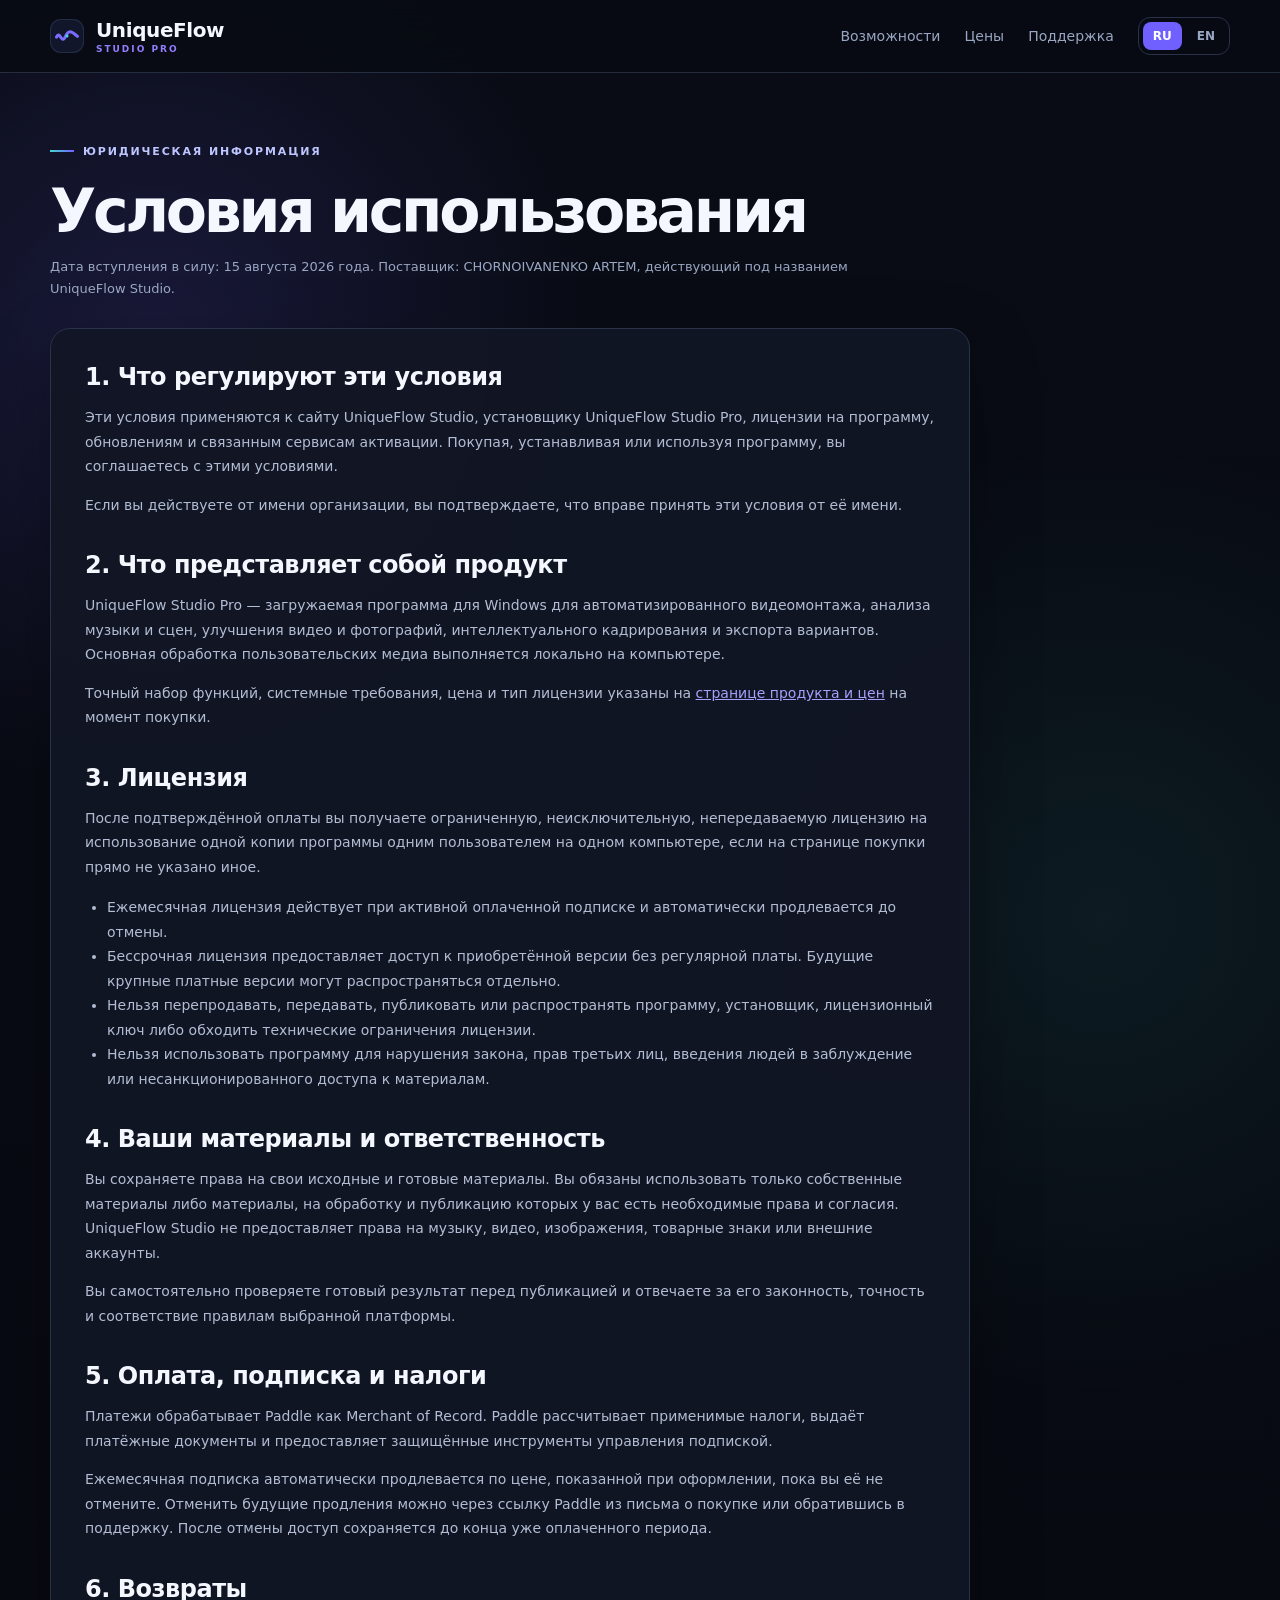
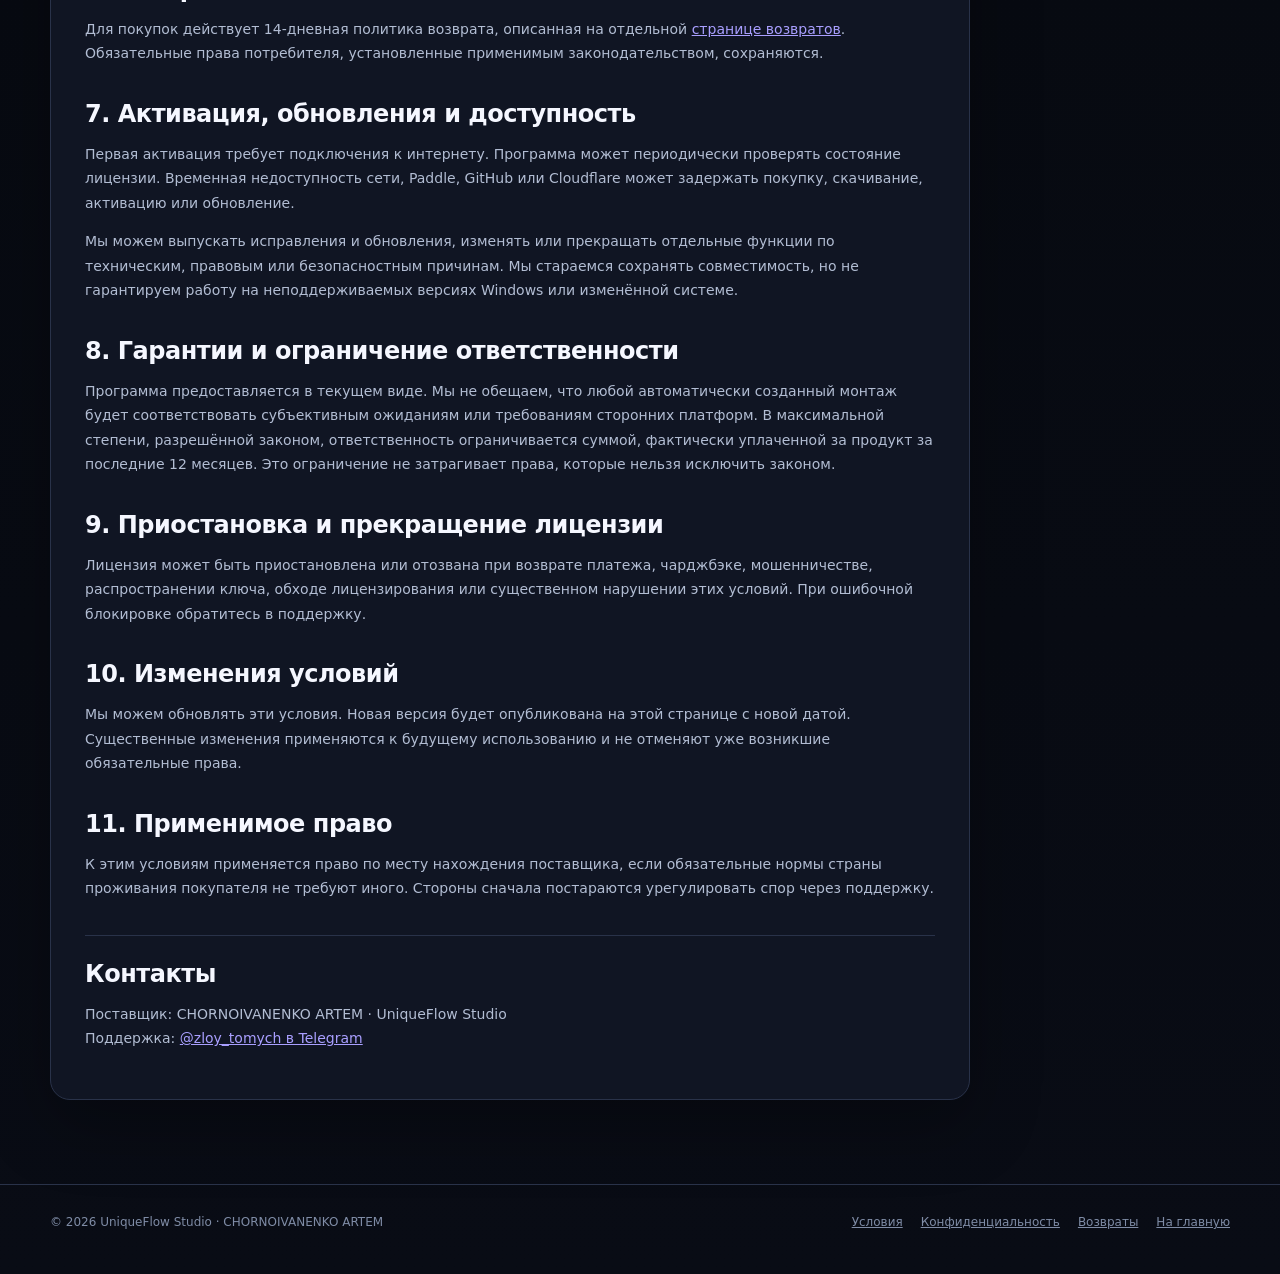
<file: terms/index.html>
<!doctype html>
<html lang="ru">
<head>
  <meta charset="utf-8">
  <meta name="viewport" content="width=device-width, initial-scale=1">
  <meta name="description" content="Условия использования UniqueFlow Studio Pro.">
  <title>Условия использования — UniqueFlow Studio</title>
  <link rel="icon" href="../assets/favicon.svg" type="image/svg+xml">
  <link rel="stylesheet" href="../assets/site.css">
</head>
<body>
  <header class="topbar"><div class="shell topbar-inner"><a class="brand" href="../"><span class="brand-mark" aria-hidden="true"><svg viewBox="0 0 64 32"><path d="M4 19c8-20 14 20 23 0S42 1 60 17" fill="none" stroke="#7b6cff" stroke-width="8" stroke-linecap="round"/><circle cx="32" cy="16" r="4" fill="#45d8d0"/></svg></span><span>UniqueFlow<small>STUDIO PRO</small></span></a><nav class="nav"><a href="../#features">Возможности</a><a href="../#requirements">Цены</a><a href="https://t.me/zloy_tomych" rel="noopener">Поддержка</a></nav><div class="language"><a class="active" href="./">RU</a><a href="../en/terms/">EN</a></div></div></header>
  <main class="legal-main"><div class="shell">
    <div class="legal-hero"><span class="eyebrow">Юридическая информация</span><h1>Условия использования</h1><p class="legal-meta">Дата вступления в силу: 15 августа 2026 года. Поставщик: CHORNOIVANENKO ARTEM, действующий под названием UniqueFlow Studio.</p></div>
    <article class="legal-card">
      <h2>1. Что регулируют эти условия</h2>
      <p>Эти условия применяются к сайту UniqueFlow Studio, установщику UniqueFlow Studio Pro, лицензии на программу, обновлениям и связанным сервисам активации. Покупая, устанавливая или используя программу, вы соглашаетесь с этими условиями.</p>
      <p>Если вы действуете от имени организации, вы подтверждаете, что вправе принять эти условия от её имени.</p>

      <h2>2. Что представляет собой продукт</h2>
      <p>UniqueFlow Studio Pro — загружаемая программа для Windows для автоматизированного видеомонтажа, анализа музыки и сцен, улучшения видео и фотографий, интеллектуального кадрирования и экспорта вариантов. Основная обработка пользовательских медиа выполняется локально на компьютере.</p>
      <p>Точный набор функций, системные требования, цена и тип лицензии указаны на <a href="../#requirements">странице продукта и цен</a> на момент покупки.</p>

      <h2>3. Лицензия</h2>
      <p>После подтверждённой оплаты вы получаете ограниченную, неисключительную, непередаваемую лицензию на использование одной копии программы одним пользователем на одном компьютере, если на странице покупки прямо не указано иное.</p>
      <ul>
        <li>Ежемесячная лицензия действует при активной оплаченной подписке и автоматически продлевается до отмены.</li>
        <li>Бессрочная лицензия предоставляет доступ к приобретённой версии без регулярной платы. Будущие крупные платные версии могут распространяться отдельно.</li>
        <li>Нельзя перепродавать, передавать, публиковать или распространять программу, установщик, лицензионный ключ либо обходить технические ограничения лицензии.</li>
        <li>Нельзя использовать программу для нарушения закона, прав третьих лиц, введения людей в заблуждение или несанкционированного доступа к материалам.</li>
      </ul>

      <h2>4. Ваши материалы и ответственность</h2>
      <p>Вы сохраняете права на свои исходные и готовые материалы. Вы обязаны использовать только собственные материалы либо материалы, на обработку и публикацию которых у вас есть необходимые права и согласия. UniqueFlow Studio не предоставляет права на музыку, видео, изображения, товарные знаки или внешние аккаунты.</p>
      <p>Вы самостоятельно проверяете готовый результат перед публикацией и отвечаете за его законность, точность и соответствие правилам выбранной платформы.</p>

      <h2>5. Оплата, подписка и налоги</h2>
      <p>Платежи обрабатывает Paddle как Merchant of Record. Paddle рассчитывает применимые налоги, выдаёт платёжные документы и предоставляет защищённые инструменты управления подпиской.</p>
      <p>Ежемесячная подписка автоматически продлевается по цене, показанной при оформлении, пока вы её не отмените. Отменить будущие продления можно через ссылку Paddle из письма о покупке или обратившись в поддержку. После отмены доступ сохраняется до конца уже оплаченного периода.</p>

      <h2>6. Возвраты</h2>
      <p>Для покупок действует 14-дневная политика возврата, описанная на отдельной <a href="../refunds/">странице возвратов</a>. Обязательные права потребителя, установленные применимым законодательством, сохраняются.</p>

      <h2>7. Активация, обновления и доступность</h2>
      <p>Первая активация требует подключения к интернету. Программа может периодически проверять состояние лицензии. Временная недоступность сети, Paddle, GitHub или Cloudflare может задержать покупку, скачивание, активацию или обновление.</p>
      <p>Мы можем выпускать исправления и обновления, изменять или прекращать отдельные функции по техническим, правовым или безопасностным причинам. Мы стараемся сохранять совместимость, но не гарантируем работу на неподдерживаемых версиях Windows или изменённой системе.</p>

      <h2>8. Гарантии и ограничение ответственности</h2>
      <p>Программа предоставляется в текущем виде. Мы не обещаем, что любой автоматически созданный монтаж будет соответствовать субъективным ожиданиям или требованиям сторонних платформ. В максимальной степени, разрешённой законом, ответственность ограничивается суммой, фактически уплаченной за продукт за последние 12 месяцев. Это ограничение не затрагивает права, которые нельзя исключить законом.</p>

      <h2>9. Приостановка и прекращение лицензии</h2>
      <p>Лицензия может быть приостановлена или отозвана при возврате платежа, чарджбэке, мошенничестве, распространении ключа, обходе лицензирования или существенном нарушении этих условий. При ошибочной блокировке обратитесь в поддержку.</p>

      <h2>10. Изменения условий</h2>
      <p>Мы можем обновлять эти условия. Новая версия будет опубликована на этой странице с новой датой. Существенные изменения применяются к будущему использованию и не отменяют уже возникшие обязательные права.</p>

      <h2>11. Применимое право</h2>
      <p>К этим условиям применяется право по месту нахождения поставщика, если обязательные нормы страны проживания покупателя не требуют иного. Стороны сначала постараются урегулировать спор через поддержку.</p>

      <div class="legal-contact"><h2>Контакты</h2><p>Поставщик: CHORNOIVANENKO ARTEM · UniqueFlow Studio<br>Поддержка: <a href="https://t.me/zloy_tomych" rel="noopener">@zloy_tomych в Telegram</a></p></div>
    </article>
  </div></main>
  <footer><div class="shell footer-inner"><span>© 2026 UniqueFlow Studio · CHORNOIVANENKO ARTEM</span><div class="footer-links"><a href="./">Условия</a><a href="../privacy/">Конфиденциальность</a><a href="../refunds/">Возвраты</a><a href="../">На главную</a></div></div></footer>
</body>
</html>
</file>
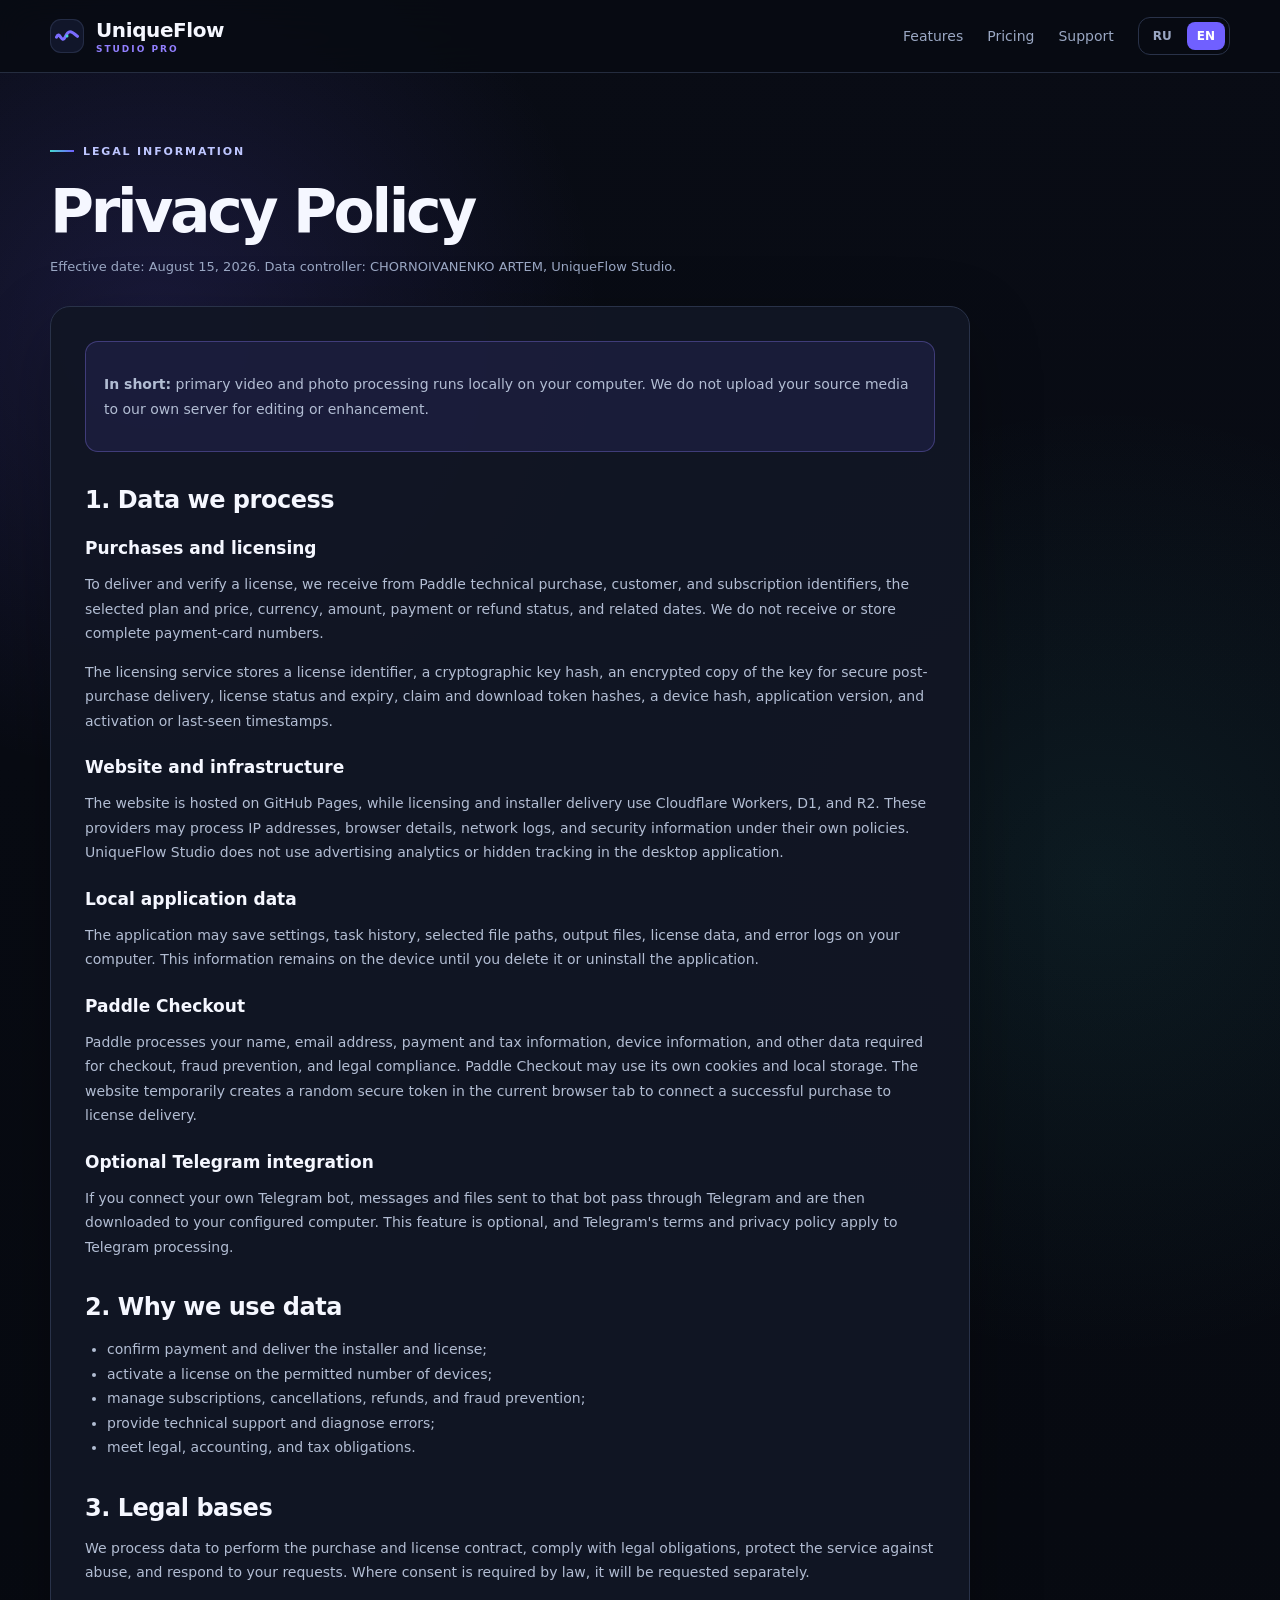
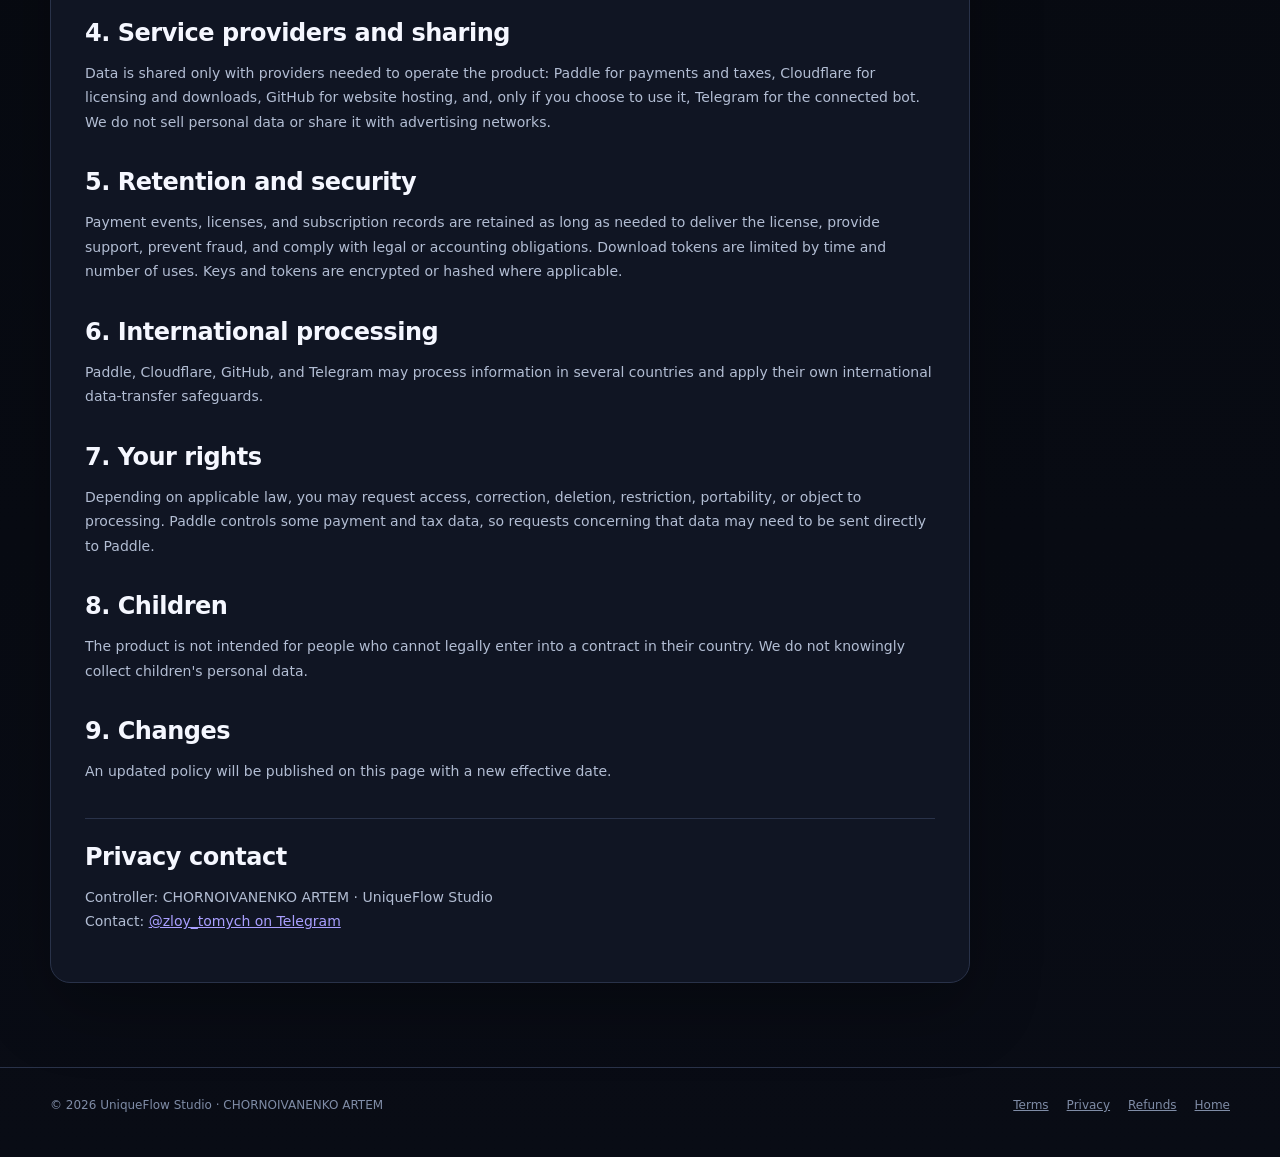
<file: en/privacy/index.html>
<!doctype html>
<html lang="en">
<head>
  <meta charset="utf-8">
  <meta name="viewport" content="width=device-width, initial-scale=1">
  <meta name="description" content="Privacy Policy for UniqueFlow Studio.">
  <title>Privacy Policy — UniqueFlow Studio</title>
  <link rel="icon" href="../../assets/favicon.svg" type="image/svg+xml">
  <link rel="stylesheet" href="../../assets/site.css">
</head>
<body>
  <header class="topbar"><div class="shell topbar-inner"><a class="brand" href="../"><span class="brand-mark" aria-hidden="true"><svg viewBox="0 0 64 32"><path d="M4 19c8-20 14 20 23 0S42 1 60 17" fill="none" stroke="#7b6cff" stroke-width="8" stroke-linecap="round"/><circle cx="32" cy="16" r="4" fill="#45d8d0"/></svg></span><span>UniqueFlow<small>STUDIO PRO</small></span></a><nav class="nav"><a href="../#features">Features</a><a href="../#requirements">Pricing</a><a href="https://t.me/zloy_tomych" rel="noopener">Support</a></nav><div class="language"><a href="../../privacy/">RU</a><a class="active" href="./">EN</a></div></div></header>
  <main class="legal-main"><div class="shell">
    <div class="legal-hero"><span class="eyebrow">Legal information</span><h1>Privacy Policy</h1><p class="legal-meta">Effective date: August 15, 2026. Data controller: CHORNOIVANENKO ARTEM, UniqueFlow Studio.</p></div>
    <article class="legal-card">
      <div class="legal-note"><p><strong>In short:</strong> primary video and photo processing runs locally on your computer. We do not upload your source media to our own server for editing or enhancement.</p></div>

      <h2>1. Data we process</h2>
      <h3>Purchases and licensing</h3>
      <p>To deliver and verify a license, we receive from Paddle technical purchase, customer, and subscription identifiers, the selected plan and price, currency, amount, payment or refund status, and related dates. We do not receive or store complete payment-card numbers.</p>
      <p>The licensing service stores a license identifier, a cryptographic key hash, an encrypted copy of the key for secure post-purchase delivery, license status and expiry, claim and download token hashes, a device hash, application version, and activation or last-seen timestamps.</p>

      <h3>Website and infrastructure</h3>
      <p>The website is hosted on GitHub Pages, while licensing and installer delivery use Cloudflare Workers, D1, and R2. These providers may process IP addresses, browser details, network logs, and security information under their own policies. UniqueFlow Studio does not use advertising analytics or hidden tracking in the desktop application.</p>

      <h3>Local application data</h3>
      <p>The application may save settings, task history, selected file paths, output files, license data, and error logs on your computer. This information remains on the device until you delete it or uninstall the application.</p>

      <h3>Paddle Checkout</h3>
      <p>Paddle processes your name, email address, payment and tax information, device information, and other data required for checkout, fraud prevention, and legal compliance. Paddle Checkout may use its own cookies and local storage. The website temporarily creates a random secure token in the current browser tab to connect a successful purchase to license delivery.</p>

      <h3>Optional Telegram integration</h3>
      <p>If you connect your own Telegram bot, messages and files sent to that bot pass through Telegram and are then downloaded to your configured computer. This feature is optional, and Telegram's terms and privacy policy apply to Telegram processing.</p>

      <h2>2. Why we use data</h2>
      <ul>
        <li>confirm payment and deliver the installer and license;</li>
        <li>activate a license on the permitted number of devices;</li>
        <li>manage subscriptions, cancellations, refunds, and fraud prevention;</li>
        <li>provide technical support and diagnose errors;</li>
        <li>meet legal, accounting, and tax obligations.</li>
      </ul>

      <h2>3. Legal bases</h2>
      <p>We process data to perform the purchase and license contract, comply with legal obligations, protect the service against abuse, and respond to your requests. Where consent is required by law, it will be requested separately.</p>

      <h2>4. Service providers and sharing</h2>
      <p>Data is shared only with providers needed to operate the product: Paddle for payments and taxes, Cloudflare for licensing and downloads, GitHub for website hosting, and, only if you choose to use it, Telegram for the connected bot. We do not sell personal data or share it with advertising networks.</p>

      <h2>5. Retention and security</h2>
      <p>Payment events, licenses, and subscription records are retained as long as needed to deliver the license, provide support, prevent fraud, and comply with legal or accounting obligations. Download tokens are limited by time and number of uses. Keys and tokens are encrypted or hashed where applicable.</p>

      <h2>6. International processing</h2>
      <p>Paddle, Cloudflare, GitHub, and Telegram may process information in several countries and apply their own international data-transfer safeguards.</p>

      <h2>7. Your rights</h2>
      <p>Depending on applicable law, you may request access, correction, deletion, restriction, portability, or object to processing. Paddle controls some payment and tax data, so requests concerning that data may need to be sent directly to Paddle.</p>

      <h2>8. Children</h2>
      <p>The product is not intended for people who cannot legally enter into a contract in their country. We do not knowingly collect children's personal data.</p>

      <h2>9. Changes</h2>
      <p>An updated policy will be published on this page with a new effective date.</p>

      <div class="legal-contact"><h2>Privacy contact</h2><p>Controller: CHORNOIVANENKO ARTEM · UniqueFlow Studio<br>Contact: <a href="https://t.me/zloy_tomych" rel="noopener">@zloy_tomych on Telegram</a></p></div>
    </article>
  </div></main>
  <footer><div class="shell footer-inner"><span>© 2026 UniqueFlow Studio · CHORNOIVANENKO ARTEM</span><div class="footer-links"><a href="../terms/">Terms</a><a href="./">Privacy</a><a href="../refunds/">Refunds</a><a href="../">Home</a></div></div></footer>
</body>
</html>
</file>
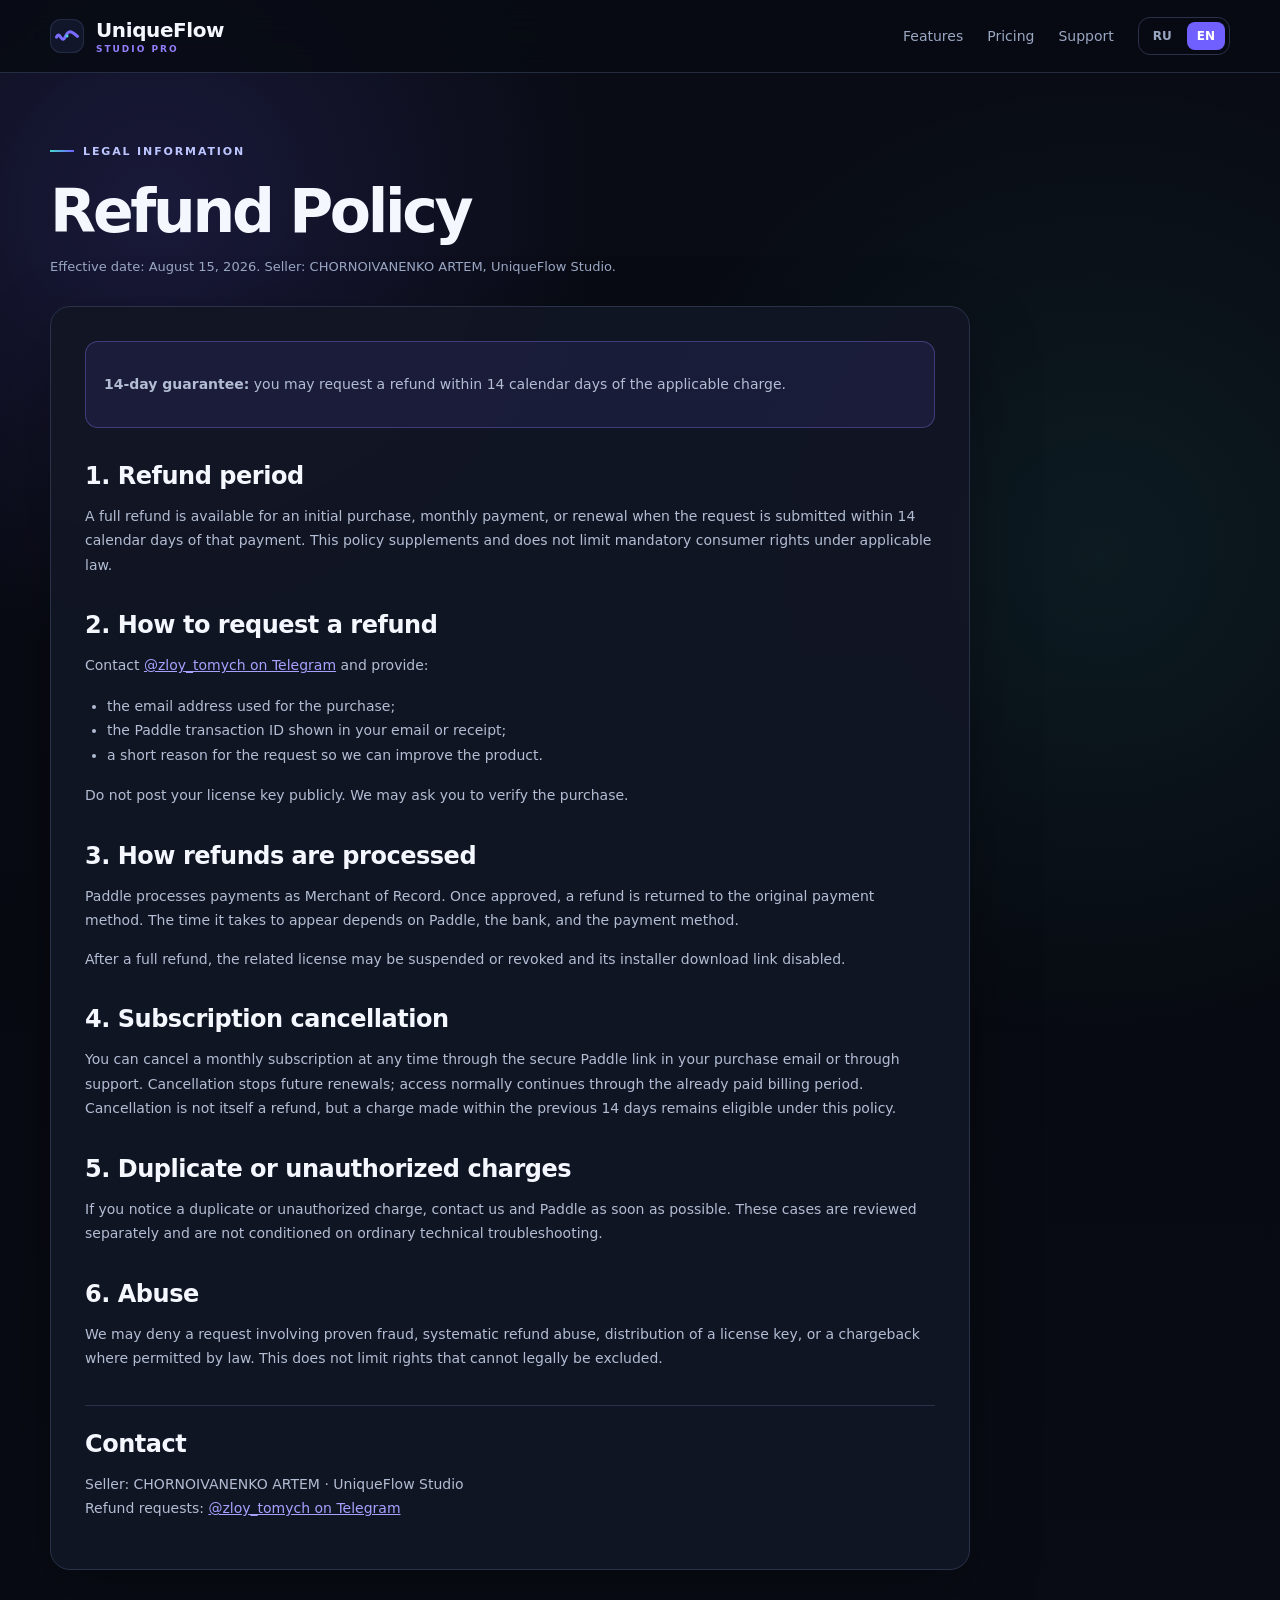
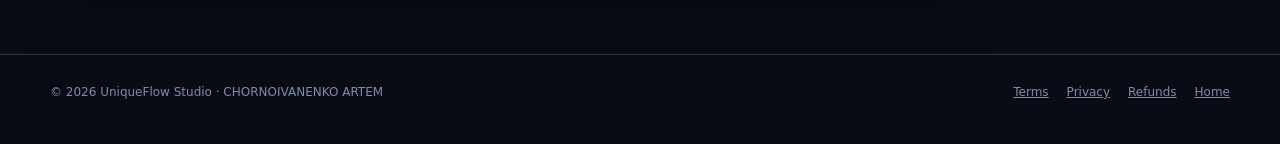
<file: en/refunds/index.html>
<!doctype html>
<html lang="en">
<head>
  <meta charset="utf-8">
  <meta name="viewport" content="width=device-width, initial-scale=1">
  <meta name="description" content="UniqueFlow Studio 14-day Refund Policy.">
  <title>Refund Policy — UniqueFlow Studio</title>
  <link rel="icon" href="../../assets/favicon.svg" type="image/svg+xml">
  <link rel="stylesheet" href="../../assets/site.css">
</head>
<body>
  <header class="topbar"><div class="shell topbar-inner"><a class="brand" href="../"><span class="brand-mark" aria-hidden="true"><svg viewBox="0 0 64 32"><path d="M4 19c8-20 14 20 23 0S42 1 60 17" fill="none" stroke="#7b6cff" stroke-width="8" stroke-linecap="round"/><circle cx="32" cy="16" r="4" fill="#45d8d0"/></svg></span><span>UniqueFlow<small>STUDIO PRO</small></span></a><nav class="nav"><a href="../#features">Features</a><a href="../#requirements">Pricing</a><a href="https://t.me/zloy_tomych" rel="noopener">Support</a></nav><div class="language"><a href="../../refunds/">RU</a><a class="active" href="./">EN</a></div></div></header>
  <main class="legal-main"><div class="shell">
    <div class="legal-hero"><span class="eyebrow">Legal information</span><h1>Refund Policy</h1><p class="legal-meta">Effective date: August 15, 2026. Seller: CHORNOIVANENKO ARTEM, UniqueFlow Studio.</p></div>
    <article class="legal-card">
      <div class="legal-note"><p><strong>14-day guarantee:</strong> you may request a refund within 14 calendar days of the applicable charge.</p></div>

      <h2>1. Refund period</h2>
      <p>A full refund is available for an initial purchase, monthly payment, or renewal when the request is submitted within 14 calendar days of that payment. This policy supplements and does not limit mandatory consumer rights under applicable law.</p>

      <h2>2. How to request a refund</h2>
      <p>Contact <a href="https://t.me/zloy_tomych" rel="noopener">@zloy_tomych on Telegram</a> and provide:</p>
      <ul>
        <li>the email address used for the purchase;</li>
        <li>the Paddle transaction ID shown in your email or receipt;</li>
        <li>a short reason for the request so we can improve the product.</li>
      </ul>
      <p>Do not post your license key publicly. We may ask you to verify the purchase.</p>

      <h2>3. How refunds are processed</h2>
      <p>Paddle processes payments as Merchant of Record. Once approved, a refund is returned to the original payment method. The time it takes to appear depends on Paddle, the bank, and the payment method.</p>
      <p>After a full refund, the related license may be suspended or revoked and its installer download link disabled.</p>

      <h2>4. Subscription cancellation</h2>
      <p>You can cancel a monthly subscription at any time through the secure Paddle link in your purchase email or through support. Cancellation stops future renewals; access normally continues through the already paid billing period. Cancellation is not itself a refund, but a charge made within the previous 14 days remains eligible under this policy.</p>

      <h2>5. Duplicate or unauthorized charges</h2>
      <p>If you notice a duplicate or unauthorized charge, contact us and Paddle as soon as possible. These cases are reviewed separately and are not conditioned on ordinary technical troubleshooting.</p>

      <h2>6. Abuse</h2>
      <p>We may deny a request involving proven fraud, systematic refund abuse, distribution of a license key, or a chargeback where permitted by law. This does not limit rights that cannot legally be excluded.</p>

      <div class="legal-contact"><h2>Contact</h2><p>Seller: CHORNOIVANENKO ARTEM · UniqueFlow Studio<br>Refund requests: <a href="https://t.me/zloy_tomych" rel="noopener">@zloy_tomych on Telegram</a></p></div>
    </article>
  </div></main>
  <footer><div class="shell footer-inner"><span>© 2026 UniqueFlow Studio · CHORNOIVANENKO ARTEM</span><div class="footer-links"><a href="../terms/">Terms</a><a href="../privacy/">Privacy</a><a href="./">Refunds</a><a href="../">Home</a></div></div></footer>
</body>
</html>
</file>
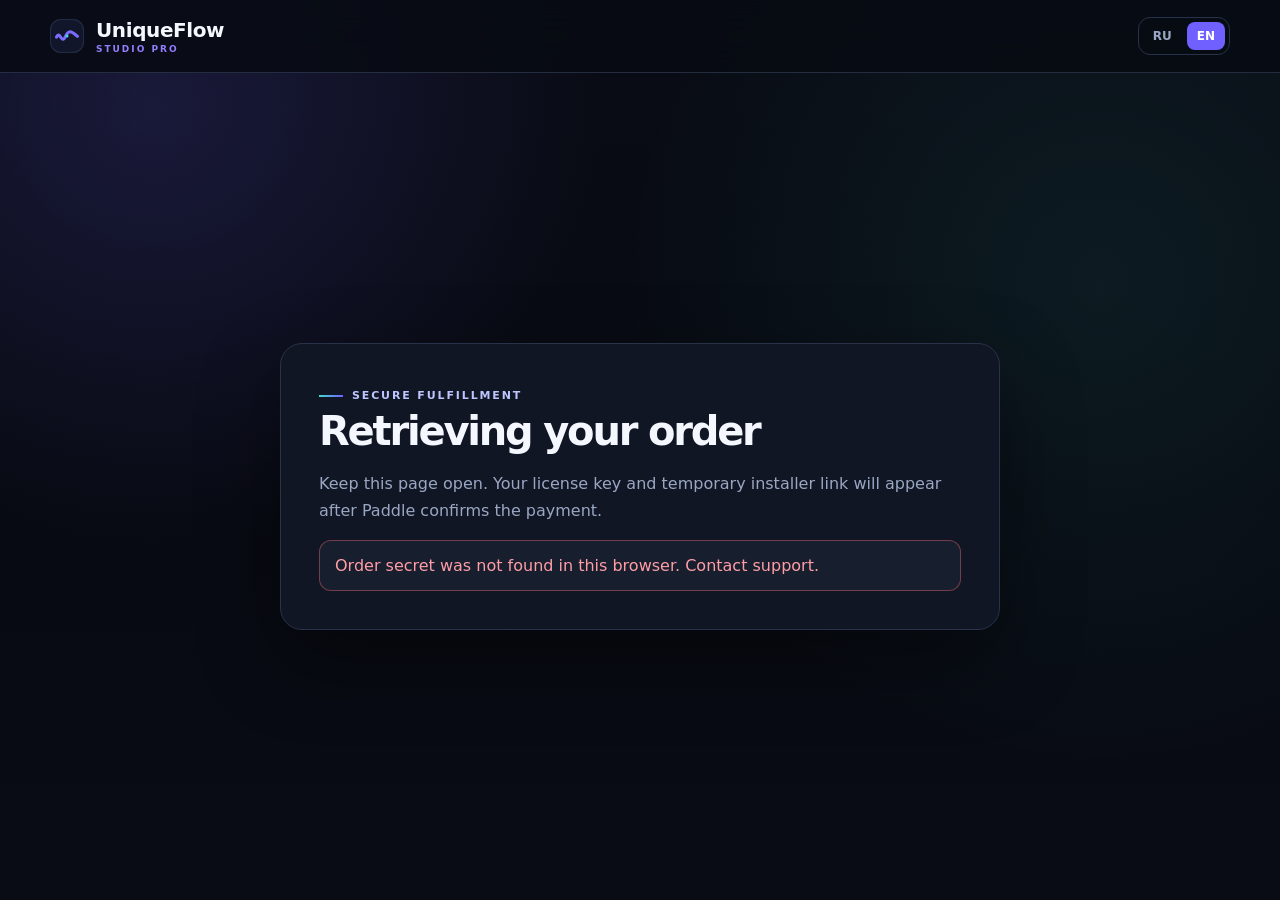
<file: en/success/index.html>
<!doctype html>
<html lang="en">
<head>
  <meta charset="utf-8">
  <meta name="viewport" content="width=device-width, initial-scale=1">
  <meta name="robots" content="noindex,nofollow">
  <title>Your order — UniqueFlow Studio</title>
  <link rel="icon" href="../../assets/favicon.svg" type="image/svg+xml">
  <link rel="stylesheet" href="../../assets/site.css">
  <script defer src="../../assets/sales-config.js"></script>
  <script defer src="../../assets/claim.js?v=20260815-1"></script>
</head>
<body>
  <header class="topbar"><div class="shell topbar-inner"><a class="brand" href="../"><span class="brand-mark"><svg viewBox="0 0 64 32"><path d="M4 19c8-20 14 20 23 0S42 1 60 17" fill="none" stroke="#7b6cff" stroke-width="8" stroke-linecap="round"/><circle cx="32" cy="16" r="4" fill="#45d8d0"/></svg></span><span>UniqueFlow<small>STUDIO PRO</small></span></a><div class="language" style="margin-left:auto"><a href="../../success/">RU</a><a class="active" href="./">EN</a></div></div></header>
  <main class="claim-page">
    <section class="claim-card">
      <span class="eyebrow">Secure fulfillment</span>
      <h1>Retrieving your order</h1>
      <p class="muted">Keep this page open. Your license key and temporary installer link will appear after Paddle confirms the payment.</p>
      <div class="claim-status" data-claim-status aria-live="polite">Checking payment confirmation…</div>
      <div class="license-result" data-license-result hidden>
        <p><strong>License key</strong></p>
        <div class="license-box"><code class="license-key" data-license-key></code><button class="button" type="button" data-copy-key>Copy</button></div>
        <div class="license-actions"><a class="button primary" data-download-link href="#">Download installer</a><a class="button" href="https://t.me/zloy_tomych" rel="noopener">Support</a></div>
        <p class="fine">Store the key safely. The download link expires; the license key remains yours.</p>
      </div>
    </section>
  </main>
</body>
</html>
</file>
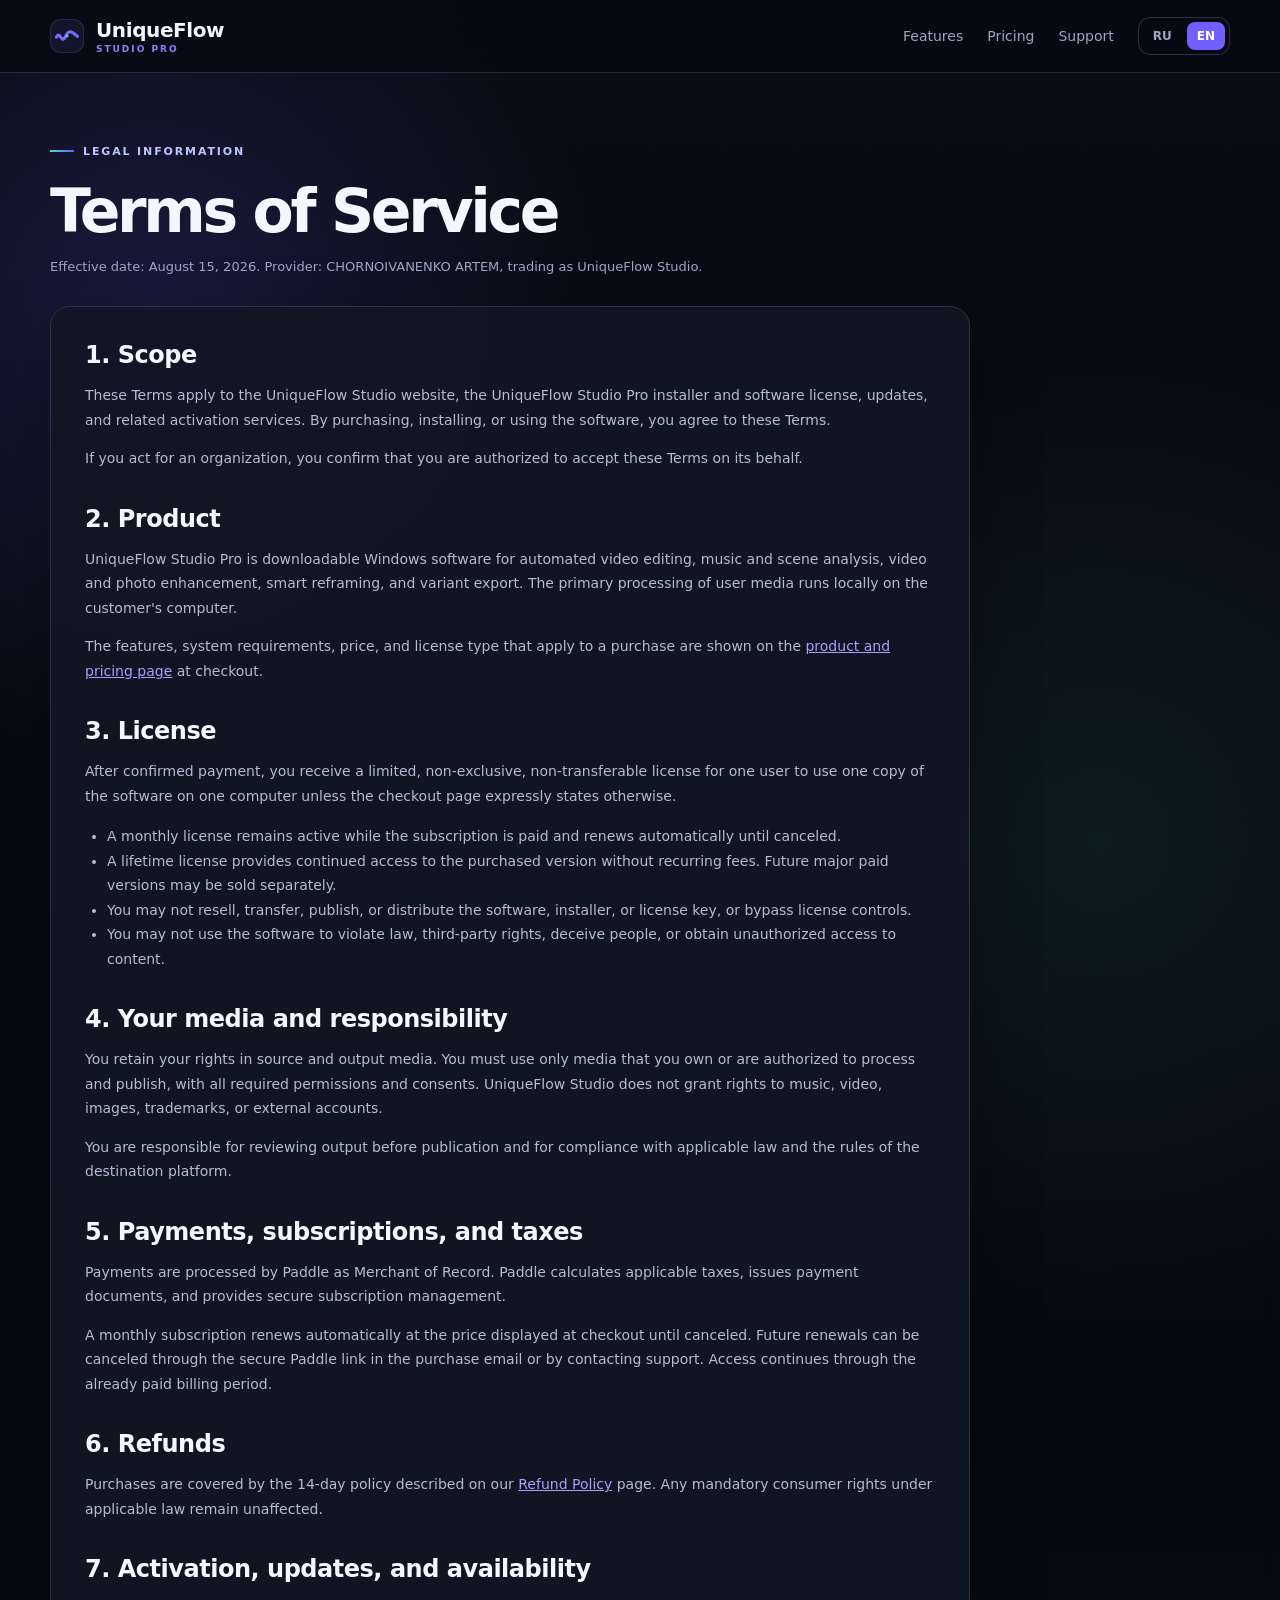
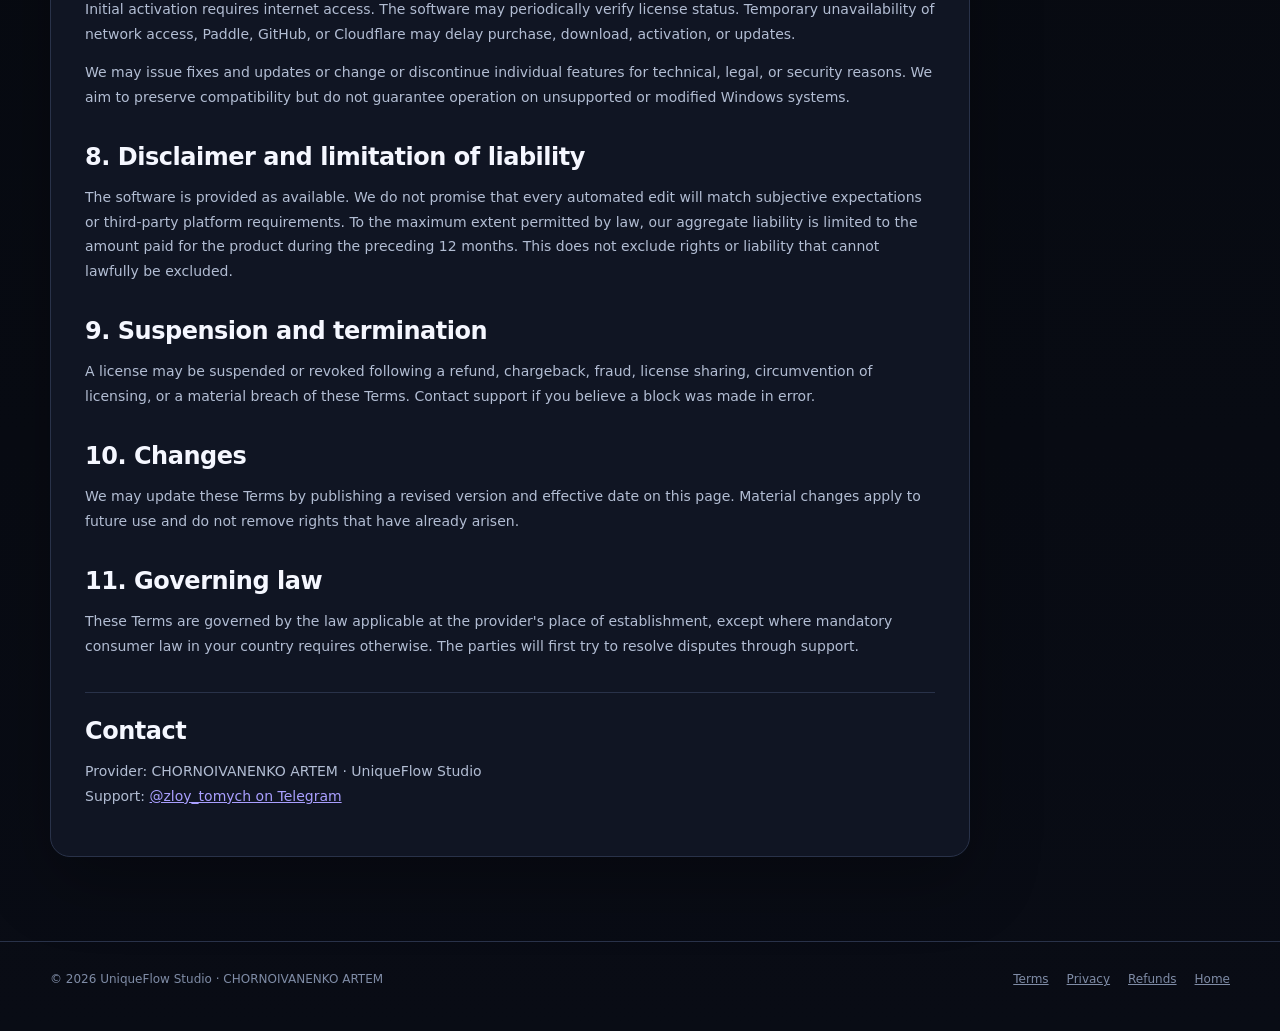
<file: en/terms/index.html>
<!doctype html>
<html lang="en">
<head>
  <meta charset="utf-8">
  <meta name="viewport" content="width=device-width, initial-scale=1">
  <meta name="description" content="Terms of Service for UniqueFlow Studio Pro.">
  <title>Terms of Service — UniqueFlow Studio</title>
  <link rel="icon" href="../../assets/favicon.svg" type="image/svg+xml">
  <link rel="stylesheet" href="../../assets/site.css">
</head>
<body>
  <header class="topbar"><div class="shell topbar-inner"><a class="brand" href="../"><span class="brand-mark" aria-hidden="true"><svg viewBox="0 0 64 32"><path d="M4 19c8-20 14 20 23 0S42 1 60 17" fill="none" stroke="#7b6cff" stroke-width="8" stroke-linecap="round"/><circle cx="32" cy="16" r="4" fill="#45d8d0"/></svg></span><span>UniqueFlow<small>STUDIO PRO</small></span></a><nav class="nav"><a href="../#features">Features</a><a href="../#requirements">Pricing</a><a href="https://t.me/zloy_tomych" rel="noopener">Support</a></nav><div class="language"><a href="../../terms/">RU</a><a class="active" href="./">EN</a></div></div></header>
  <main class="legal-main"><div class="shell">
    <div class="legal-hero"><span class="eyebrow">Legal information</span><h1>Terms of Service</h1><p class="legal-meta">Effective date: August 15, 2026. Provider: CHORNOIVANENKO ARTEM, trading as UniqueFlow Studio.</p></div>
    <article class="legal-card">
      <h2>1. Scope</h2>
      <p>These Terms apply to the UniqueFlow Studio website, the UniqueFlow Studio Pro installer and software license, updates, and related activation services. By purchasing, installing, or using the software, you agree to these Terms.</p>
      <p>If you act for an organization, you confirm that you are authorized to accept these Terms on its behalf.</p>

      <h2>2. Product</h2>
      <p>UniqueFlow Studio Pro is downloadable Windows software for automated video editing, music and scene analysis, video and photo enhancement, smart reframing, and variant export. The primary processing of user media runs locally on the customer's computer.</p>
      <p>The features, system requirements, price, and license type that apply to a purchase are shown on the <a href="../#requirements">product and pricing page</a> at checkout.</p>

      <h2>3. License</h2>
      <p>After confirmed payment, you receive a limited, non-exclusive, non-transferable license for one user to use one copy of the software on one computer unless the checkout page expressly states otherwise.</p>
      <ul>
        <li>A monthly license remains active while the subscription is paid and renews automatically until canceled.</li>
        <li>A lifetime license provides continued access to the purchased version without recurring fees. Future major paid versions may be sold separately.</li>
        <li>You may not resell, transfer, publish, or distribute the software, installer, or license key, or bypass license controls.</li>
        <li>You may not use the software to violate law, third-party rights, deceive people, or obtain unauthorized access to content.</li>
      </ul>

      <h2>4. Your media and responsibility</h2>
      <p>You retain your rights in source and output media. You must use only media that you own or are authorized to process and publish, with all required permissions and consents. UniqueFlow Studio does not grant rights to music, video, images, trademarks, or external accounts.</p>
      <p>You are responsible for reviewing output before publication and for compliance with applicable law and the rules of the destination platform.</p>

      <h2>5. Payments, subscriptions, and taxes</h2>
      <p>Payments are processed by Paddle as Merchant of Record. Paddle calculates applicable taxes, issues payment documents, and provides secure subscription management.</p>
      <p>A monthly subscription renews automatically at the price displayed at checkout until canceled. Future renewals can be canceled through the secure Paddle link in the purchase email or by contacting support. Access continues through the already paid billing period.</p>

      <h2>6. Refunds</h2>
      <p>Purchases are covered by the 14-day policy described on our <a href="../refunds/">Refund Policy</a> page. Any mandatory consumer rights under applicable law remain unaffected.</p>

      <h2>7. Activation, updates, and availability</h2>
      <p>Initial activation requires internet access. The software may periodically verify license status. Temporary unavailability of network access, Paddle, GitHub, or Cloudflare may delay purchase, download, activation, or updates.</p>
      <p>We may issue fixes and updates or change or discontinue individual features for technical, legal, or security reasons. We aim to preserve compatibility but do not guarantee operation on unsupported or modified Windows systems.</p>

      <h2>8. Disclaimer and limitation of liability</h2>
      <p>The software is provided as available. We do not promise that every automated edit will match subjective expectations or third-party platform requirements. To the maximum extent permitted by law, our aggregate liability is limited to the amount paid for the product during the preceding 12 months. This does not exclude rights or liability that cannot lawfully be excluded.</p>

      <h2>9. Suspension and termination</h2>
      <p>A license may be suspended or revoked following a refund, chargeback, fraud, license sharing, circumvention of licensing, or a material breach of these Terms. Contact support if you believe a block was made in error.</p>

      <h2>10. Changes</h2>
      <p>We may update these Terms by publishing a revised version and effective date on this page. Material changes apply to future use and do not remove rights that have already arisen.</p>

      <h2>11. Governing law</h2>
      <p>These Terms are governed by the law applicable at the provider's place of establishment, except where mandatory consumer law in your country requires otherwise. The parties will first try to resolve disputes through support.</p>

      <div class="legal-contact"><h2>Contact</h2><p>Provider: CHORNOIVANENKO ARTEM · UniqueFlow Studio<br>Support: <a href="https://t.me/zloy_tomych" rel="noopener">@zloy_tomych on Telegram</a></p></div>
    </article>
  </div></main>
  <footer><div class="shell footer-inner"><span>© 2026 UniqueFlow Studio · CHORNOIVANENKO ARTEM</span><div class="footer-links"><a href="./">Terms</a><a href="../privacy/">Privacy</a><a href="../refunds/">Refunds</a><a href="../">Home</a></div></div></footer>
</body>
</html>
</file>
<file: assets/site.css>
:root {
  color-scheme: dark;
  --bg: #080b13;
  --panel: #111624;
  --panel-2: #171d2c;
  --line: #293249;
  --text: #f5f7ff;
  --muted: #9aa7c3;
  --purple: #7060ff;
  --purple-2: #927fff;
  --cyan: #45d8d0;
  --green: #35e5a1;
  --danger: #ff6b78;
  font-family: Inter, "Segoe UI Variable", "Segoe UI", system-ui, sans-serif;
}

* { box-sizing: border-box; }
html { scroll-behavior: smooth; }
body {
  margin: 0;
  min-width: 320px;
  color: var(--text);
  background:
    radial-gradient(circle at 12% 12%, rgba(112, 96, 255, .16), transparent 28rem),
    radial-gradient(circle at 86% 32%, rgba(69, 216, 208, .08), transparent 30rem),
    linear-gradient(180deg, #090c15, #070a11 55%, #090c15);
  min-height: 100vh;
}

body::before {
  content: "";
  position: fixed;
  inset: 0;
  pointer-events: none;
  opacity: .12;
  background-image:
    linear-gradient(rgba(255,255,255,.05) 1px, transparent 1px),
    linear-gradient(90deg, rgba(255,255,255,.05) 1px, transparent 1px);
  background-size: 72px 72px;
  mask-image: linear-gradient(to bottom, black, transparent 72%);
}

a { color: inherit; }
button, a.button { font: inherit; }
.shell { width: min(1180px, calc(100% - 40px)); margin: 0 auto; }

.topbar {
  position: sticky;
  top: 0;
  z-index: 20;
  border-bottom: 1px solid rgba(74, 87, 118, .45);
  background: rgba(8, 11, 19, .84);
  backdrop-filter: blur(18px);
}

.topbar-inner { min-height: 72px; display: flex; align-items: center; gap: 24px; }
.brand { display: inline-flex; align-items: center; gap: 12px; text-decoration: none; font-weight: 760; font-size: 20px; letter-spacing: -.02em; }
.brand-mark { width: 34px; height: 34px; display: grid; place-items: center; border-radius: 11px; background: #11162a; box-shadow: inset 0 0 0 1px #242c45; }
.brand-mark svg { width: 24px; }
.brand small { display: block; color: var(--purple-2); font-size: 9px; letter-spacing: .22em; margin-top: 2px; }
.nav { display: flex; gap: 24px; margin-left: auto; color: var(--muted); font-size: 14px; }
.nav a { text-decoration: none; }
.nav a:hover { color: var(--text); }
.language { display: flex; gap: 5px; padding: 4px; border: 1px solid var(--line); border-radius: 12px; }
.language a { padding: 7px 10px; border-radius: 8px; text-decoration: none; color: var(--muted); font-size: 12px; font-weight: 700; }
.language a.active { color: white; background: var(--purple); }

.hero { padding: 90px 0 68px; }
.hero-grid { display: grid; grid-template-columns: .92fr 1.08fr; gap: 64px; align-items: center; }
.eyebrow { display: inline-flex; gap: 9px; align-items: center; color: #bec6ff; text-transform: uppercase; font-size: 11px; font-weight: 800; letter-spacing: .17em; }
.eyebrow::before { content: ""; width: 24px; height: 2px; background: linear-gradient(90deg, var(--cyan), var(--purple)); }
h1 { margin: 24px 0 20px; font-size: clamp(44px, 6vw, 76px); line-height: .98; letter-spacing: -.055em; }
.gradient { color: transparent; background: linear-gradient(100deg, var(--purple-2), #668cff 48%, var(--cyan)); background-clip: text; }
.lead { color: #b1bdd5; font-size: 18px; line-height: 1.7; max-width: 610px; }
.hero-actions { display: flex; flex-wrap: wrap; align-items: center; gap: 12px; margin-top: 30px; }
.button {
  min-height: 50px;
  padding: 0 22px;
  display: inline-flex;
  align-items: center;
  justify-content: center;
  gap: 10px;
  border: 1px solid var(--line);
  border-radius: 13px;
  color: white;
  background: var(--panel-2);
  text-decoration: none;
  cursor: pointer;
  font-weight: 740;
  transition: transform .18s, border-color .18s, background .18s;
}
.button:hover:not(:disabled) { transform: translateY(-2px); border-color: #59658a; }
.button.primary { border: 0; background: linear-gradient(110deg, #6654f5, #806cff); box-shadow: 0 14px 42px rgba(112, 96, 255, .28); }
.button:disabled { cursor: not-allowed; opacity: .52; }
.checkout-state { margin-top: 14px; min-height: 22px; color: var(--muted); font-size: 13px; }
.checkout-state[data-kind="ready"] { color: var(--green); }
.checkout-state[data-kind="error"] { color: var(--danger); }
.trust { display: flex; flex-wrap: wrap; gap: 16px; margin-top: 28px; color: #8e9bb7; font-size: 12px; }
.trust span::before { content: ""; display: inline-block; width: 6px; height: 6px; margin-right: 8px; border-radius: 50%; background: var(--green); box-shadow: 0 0 10px var(--green); }

.app-window { position: relative; border: 1px solid #36405c; border-radius: 20px; background: #0e1320; box-shadow: 0 40px 100px rgba(0, 0, 0, .5); overflow: hidden; transform: perspective(1200px) rotateY(-2deg); }
.window-bar { height: 42px; display: flex; align-items: center; gap: 7px; padding: 0 14px; border-bottom: 1px solid #2b344d; color: #8793ad; font-size: 10px; }
.dot { width: 8px; height: 8px; border-radius: 50%; background: #4a5875; }
.dot:first-child { background: var(--purple); }
.window-body { min-height: 430px; display: grid; grid-template-columns: 132px 1fr; }
.mock-side { border-right: 1px solid #273047; background: #121827; padding: 20px 13px; }
.mock-logo { font-size: 13px; font-weight: 800; margin-bottom: 24px; }
.mock-logo small { display: block; color: var(--purple-2); font-size: 6px; letter-spacing: .2em; }
.mock-nav { height: 28px; border-radius: 7px; margin: 7px 0; background: #161d2d; }
.mock-nav.active { background: #1e2639; border-left: 3px solid var(--purple); }
.mock-main { padding: 20px; }
.mock-title { height: 21px; width: 47%; border-radius: 5px; background: #f3f5ff; opacity: .9; }
.steps { display: flex; gap: 7px; margin: 18px 0; }
.step { height: 25px; flex: 1; border-radius: 8px; background: #1c2436; }
.step:first-child { background: rgba(112, 96, 255, .33); }
.mock-card { border: 1px solid #2a344d; border-radius: 12px; background: #141a29; padding: 14px; margin-top: 12px; }
.mock-card-label { width: 26%; height: 8px; border-radius: 3px; background: #dce2f4; opacity: .7; margin-bottom: 12px; }
.mock-media { height: 142px; display: grid; grid-template-columns: 1fr 105px; gap: 11px; }
.mock-drop { border: 1px dashed #3d4968; border-radius: 9px; background: #101521; }
.mock-preview { border-radius: 9px; background: linear-gradient(145deg, #171d2a, #090c13); position: relative; overflow: hidden; }
.mock-preview::before { content: ""; position: absolute; width: 45px; height: 110px; left: 30px; top: 16px; border-radius: 25px 25px 10px 10px; background: linear-gradient(#866eff, #45d8d0); opacity: .55; }
.mock-controls { display: flex; gap: 8px; margin-top: 10px; }
.mock-controls span { height: 22px; border-radius: 6px; background: #222b40; flex: 1; }
.mock-controls span:last-child { background: var(--purple); }
.floating-note { position: absolute; padding: 13px 16px; border: 1px solid #37415e; border-radius: 13px; background: rgba(17, 22, 36, .94); box-shadow: 0 20px 40px rgba(0,0,0,.34); font-size: 11px; color: #b5c0d8; }
.floating-note strong { display: block; color: var(--cyan); font-size: 9px; letter-spacing: .14em; margin-bottom: 4px; }
.note-one { right: -22px; top: 110px; }
.note-two { left: -24px; bottom: 34px; }

.section { padding: 78px 0; }
.section-head { max-width: 720px; margin-bottom: 34px; }
.section h2 { font-size: clamp(32px, 4vw, 52px); letter-spacing: -.04em; margin: 0 0 14px; }
.section-head p, .muted { color: var(--muted); line-height: 1.65; }
.feature-grid { display: grid; grid-template-columns: repeat(3, 1fr); gap: 16px; }
.feature { min-height: 190px; padding: 24px; border: 1px solid var(--line); border-radius: 18px; background: linear-gradient(145deg, rgba(23,29,44,.94), rgba(14,19,31,.94)); }
.feature .icon { width: 42px; height: 42px; display: grid; place-items: center; border-radius: 12px; color: #d9d4ff; background: rgba(112,96,255,.16); border: 1px solid rgba(146,127,255,.28); font-size: 19px; }
.feature h3 { margin: 20px 0 8px; font-size: 18px; }
.feature p { margin: 0; color: var(--muted); line-height: 1.6; font-size: 14px; }

.comparison { display: grid; grid-template-columns: 1fr 1fr; gap: 18px; }
.compare-card { border: 1px solid var(--line); border-radius: 18px; background: var(--panel); padding: 26px; }
.compare-card.pro { border-color: #6359bc; box-shadow: inset 0 0 38px rgba(112,96,255,.08); }
.compare-card h3 { font-size: 22px; margin: 0 0 16px; }
.compare-card ul { list-style: none; padding: 0; margin: 0; }
.compare-card li { color: #aeb9d0; padding: 9px 0; border-bottom: 1px solid rgba(45,55,79,.55); }
.compare-card li::before { content: "✓"; color: var(--green); margin-right: 10px; font-weight: 900; }

.buy-card { display: grid; grid-template-columns: 1fr auto; gap: 36px; align-items: center; padding: 38px; border: 1px solid #514a98; border-radius: 22px; background: radial-gradient(circle at 90% 20%, rgba(112,96,255,.2), transparent 28rem), var(--panel); }
.buy-card h2 { margin: 0 0 10px; font-size: 34px; }
.buy-meta { display: flex; flex-wrap: wrap; gap: 9px; margin-top: 18px; }
.pill { padding: 7px 10px; border: 1px solid #39435d; border-radius: 999px; color: #b5c0d8; font-size: 11px; }
.buy-action { min-width: 270px; text-align: center; }
.buy-action .button { width: 100%; }
.fine { color: #77839f; font-size: 11px; line-height: 1.5; }

.pricing-card { padding: 38px; border: 1px solid #514a98; border-radius: 22px; background: radial-gradient(circle at 90% 12%, rgba(112,96,255,.2), transparent 30rem), var(--panel); }
.pricing-intro { max-width: 820px; }
.pricing-intro h2 { margin-top: 16px; }
.plan-grid { display: grid; grid-template-columns: 1fr 1fr; gap: 18px; margin-top: 28px; }
.plan-card { position: relative; display: flex; flex-direction: column; min-height: 330px; padding: 26px; border: 1px solid var(--line); border-radius: 18px; background: rgba(10,14,24,.72); }
.plan-card.featured { border-color: #7568db; box-shadow: inset 0 0 42px rgba(112,96,255,.1), 0 18px 50px rgba(0,0,0,.22); }
.plan-label { align-self: flex-start; padding: 6px 9px; border-radius: 999px; color: #d7d2ff; background: rgba(112,96,255,.16); border: 1px solid rgba(146,127,255,.28); font-size: 10px; font-weight: 800; letter-spacing: .08em; text-transform: uppercase; }
.plan-card h3 { margin: 18px 0 8px; font-size: 24px; }
.plan-card > p:not(.plan-price) { margin: 0 0 22px; color: var(--muted); line-height: 1.6; font-size: 13px; }
.plan-price { display: flex; align-items: baseline; gap: 8px; margin: 4px 0 18px; }
.plan-price strong { font-size: 44px; letter-spacing: -.045em; }
.plan-price span { color: #aeb9d0; font-size: 13px; }
.plan-card .button { width: 100%; margin-top: auto; }
.pricing-footer { text-align: center; }
.pricing-footer .checkout-state { margin-bottom: 4px; }

.claim-page { display: grid; min-height: calc(100vh - 73px); place-items: center; padding: 60px 20px; }
.claim-card { width: min(720px, 100%); border: 1px solid var(--line); border-radius: 22px; background: var(--panel); padding: 38px; box-shadow: 0 30px 80px rgba(0,0,0,.4); }
.claim-card h1 { font-size: 40px; margin-top: 10px; }
.claim-status { padding: 15px; border-radius: 12px; color: #c5cee0; background: #171e2d; border: 1px solid #2c3650; }
.claim-status[data-kind="ready"] { color: var(--green); border-color: rgba(53,229,161,.35); }
.claim-status[data-kind="error"] { color: #ff9da7; border-color: rgba(255,107,120,.4); }
.license-result { margin-top: 22px; }
.license-box { display: flex; gap: 10px; align-items: center; padding: 12px; border: 1px solid #413a83; border-radius: 12px; background: #0e1220; }
.license-key { flex: 1; color: #dbd7ff; font: 700 18px/1.4 ui-monospace, Consolas, monospace; overflow-wrap: anywhere; }
.license-actions { display: flex; flex-wrap: wrap; gap: 10px; margin-top: 14px; }

footer { border-top: 1px solid var(--line); padding: 30px 0 45px; color: #7f8ca6; font-size: 12px; }
.footer-inner { display: flex; justify-content: space-between; gap: 20px; flex-wrap: wrap; }
.footer-links { display: flex; flex-wrap: wrap; gap: 18px; }

.legal-main { padding: 64px 0 84px; }
.legal-hero { max-width: 850px; margin-bottom: 28px; }
.legal-hero h1 { margin-bottom: 16px; font-size: clamp(38px, 5vw, 60px); }
.legal-meta { color: var(--muted); font-size: 13px; line-height: 1.7; }
.legal-card { max-width: 920px; padding: 34px; border: 1px solid var(--line); border-radius: 20px; background: rgba(17, 22, 36, .95); box-shadow: 0 24px 70px rgba(0, 0, 0, .28); }
.legal-card h2 { margin: 34px 0 12px; font-size: 24px; letter-spacing: -.02em; }
.legal-card h2:first-child { margin-top: 0; }
.legal-card h3 { margin: 24px 0 9px; font-size: 17px; }
.legal-card p, .legal-card li { color: #b2bdd3; line-height: 1.75; font-size: 14px; }
.legal-card ul { padding-left: 22px; }
.legal-card a { color: #a99fff; }
.legal-note { padding: 16px 18px; border: 1px solid rgba(146,127,255,.32); border-radius: 13px; background: rgba(112,96,255,.1); }
.legal-contact { margin-top: 34px; padding-top: 24px; border-top: 1px solid var(--line); }

@media (max-width: 900px) {
  .nav { display: none; }
  .hero { padding-top: 60px; }
  .hero-grid { grid-template-columns: 1fr; }
  .app-window { transform: none; }
  .feature-grid { grid-template-columns: 1fr 1fr; }
  .buy-card { grid-template-columns: 1fr; }
  .buy-action { min-width: 0; }
  .plan-grid { grid-template-columns: 1fr; }
}

@media (max-width: 600px) {
  .shell { width: min(100% - 26px, 1180px); }
  .topbar-inner { min-height: 64px; }
  .brand { font-size: 17px; }
  .hero { padding: 46px 0 38px; }
  h1 { font-size: 45px; }
  .lead { font-size: 16px; }
  .hero-actions { display: grid; }
  .hero-actions .button { width: 100%; }
  .window-body { grid-template-columns: 78px 1fr; min-height: 340px; }
  .mock-side { padding: 14px 8px; }
  .mock-main { padding: 13px; }
  .mock-media { grid-template-columns: 1fr 72px; height: 112px; }
  .mock-preview::before { width: 30px; height: 83px; left: 20px; }
  .floating-note { display: none; }
  .feature-grid, .comparison { grid-template-columns: 1fr; }
  .section { padding: 52px 0; }
  .buy-card, .pricing-card, .claim-card { padding: 24px; }
  .legal-main { padding-top: 42px; }
  .legal-card { padding: 22px; }
  .plan-card { min-height: 0; padding: 22px; }
  .license-box { align-items: stretch; flex-direction: column; }
}
</file>
